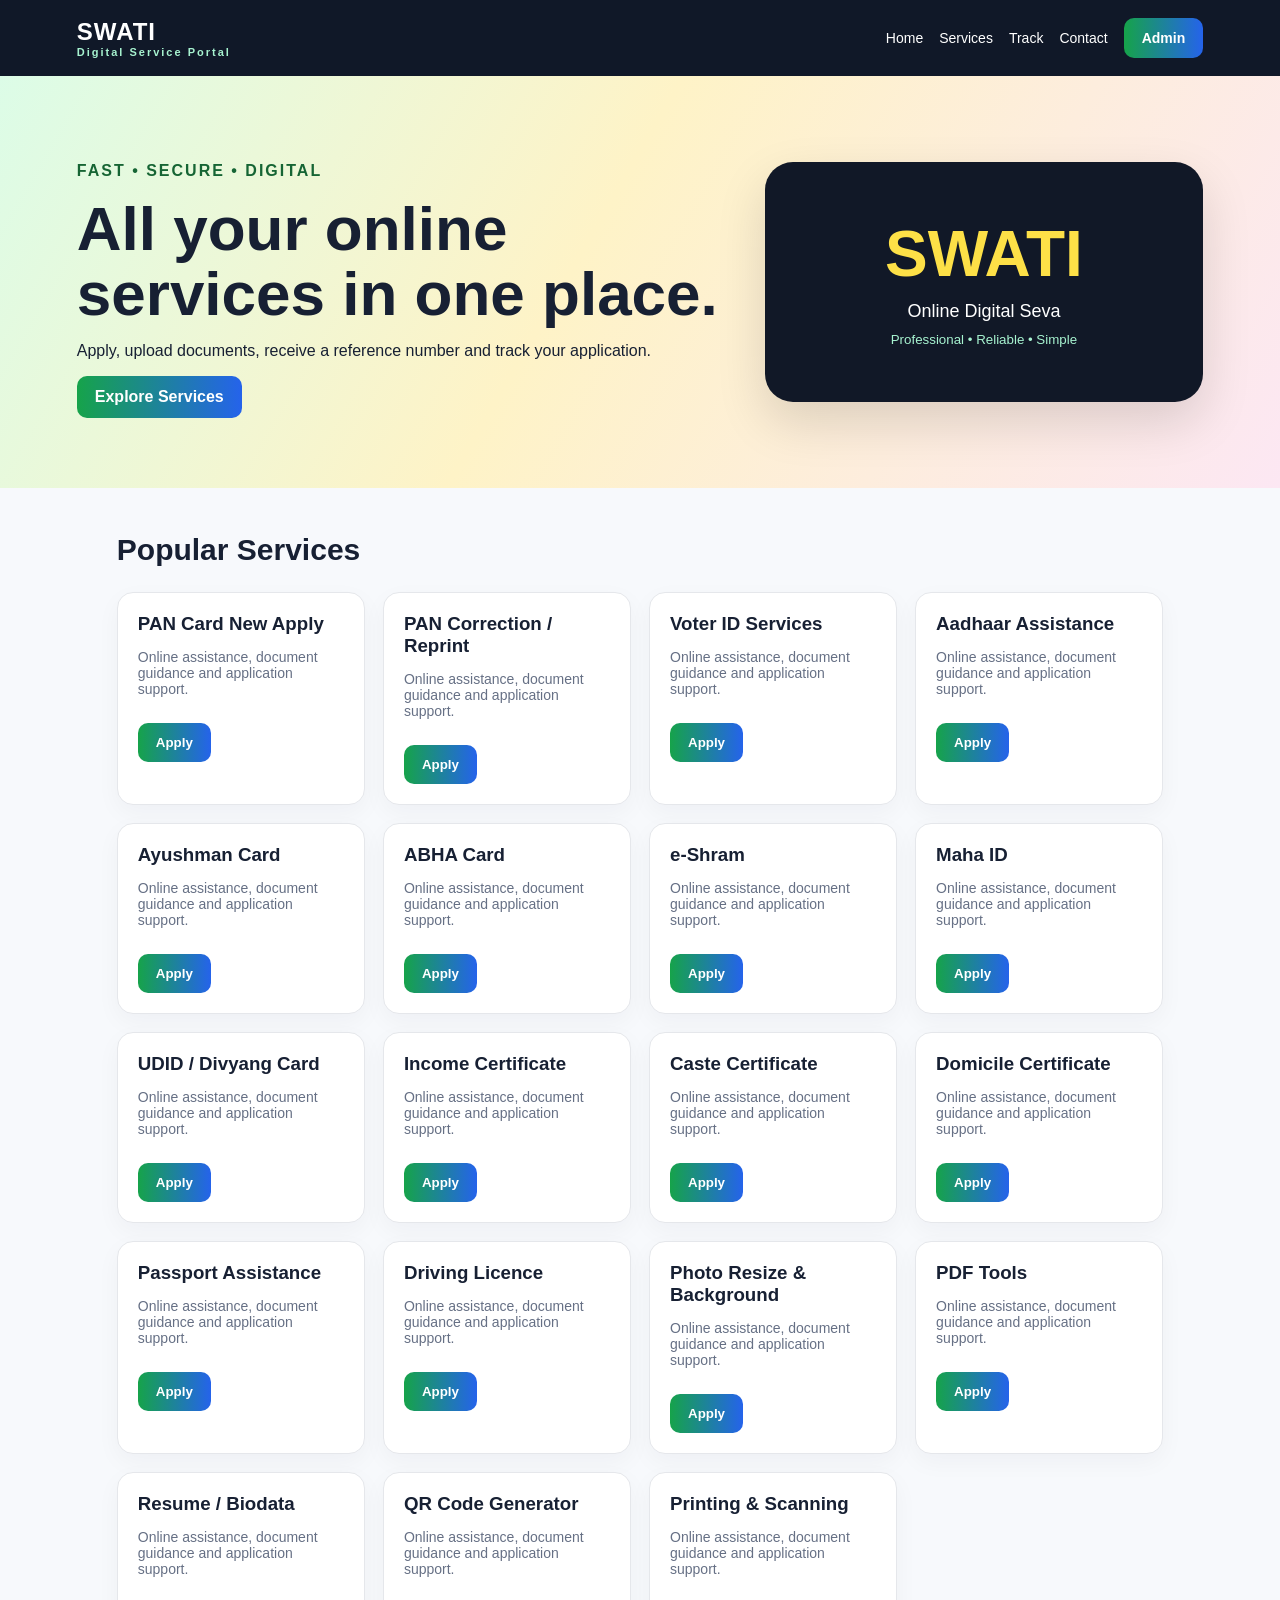
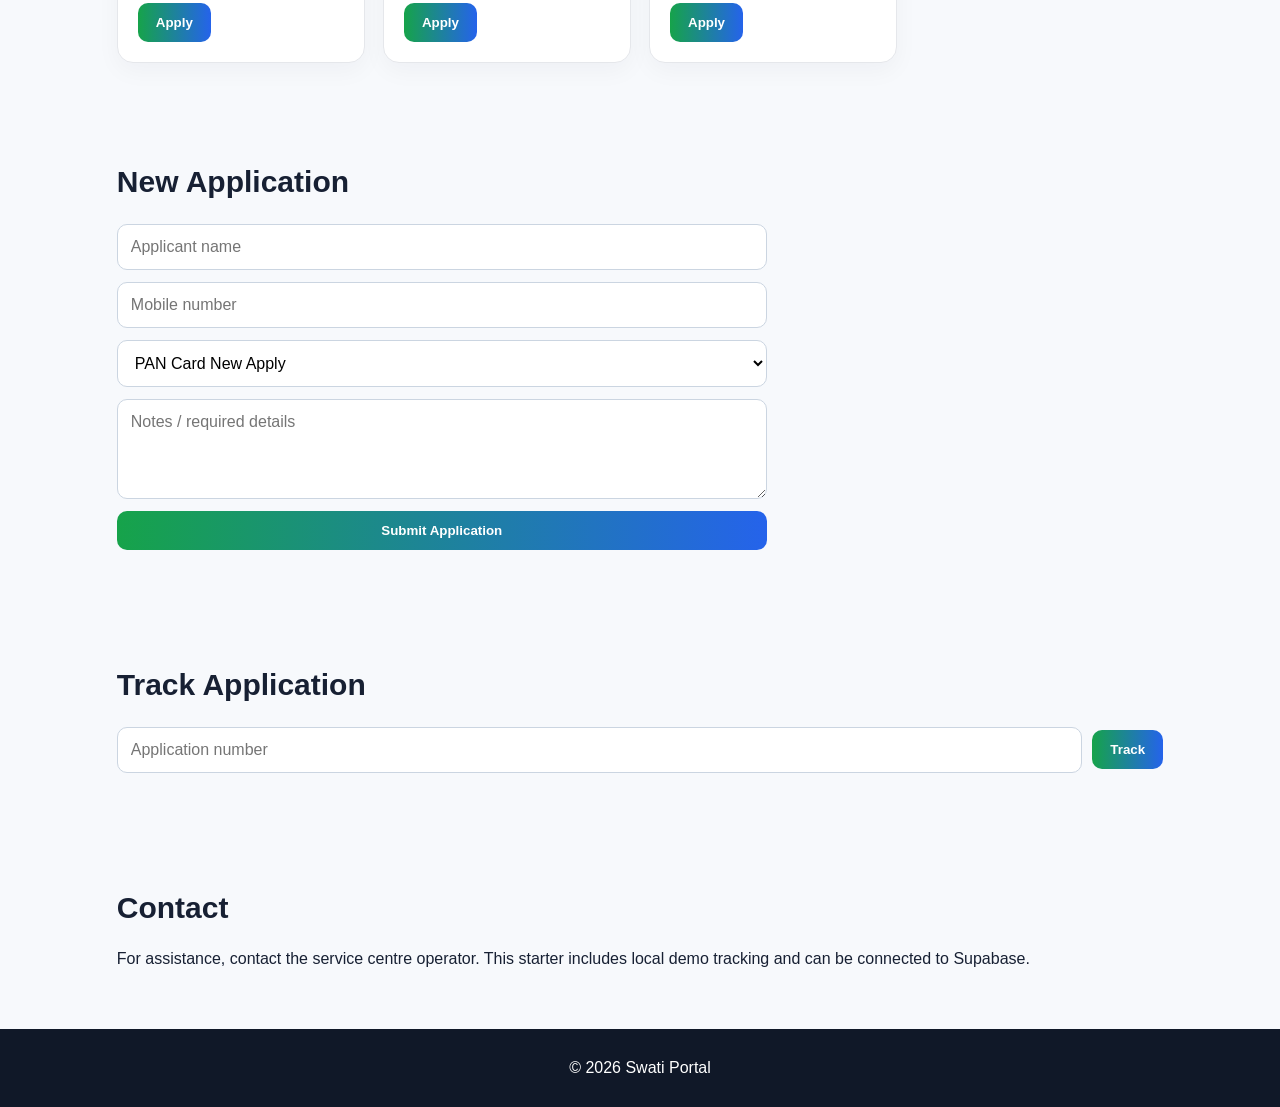
<file: public/index.html>
<!doctype html>
<html lang="en">
<head>
<meta charset="utf-8"><meta name="viewport" content="width=device-width,initial-scale=1">
<title>Swati Portal</title><link rel="stylesheet" href="style.css">
</head>
<body>
<header class="top"><div class="brand">SWATI <span>Digital Service Portal</span></div><nav><a href="#home">Home</a><a href="#services">Services</a><a href="#track">Track</a><a href="#contact">Contact</a><a class="btn" href="admin.html">Admin</a></nav></header>
<main>
<section id="home" class="hero"><div><p class="eyebrow">FAST • SECURE • DIGITAL</p><h1>All your online services in one place.</h1><p>Apply, upload documents, receive a reference number and track your application.</p><a class="btn" href="#services">Explore Services</a></div><div class="hero-card"><b>SWATI</b><span>Online Digital Seva</span><small>Professional • Reliable • Simple</small></div></section>
<section id="services"><h2>Popular Services</h2><div id="serviceGrid" class="grid"></div></section>
<section id="apply" class="panel"><h2>New Application</h2><form id="applicationForm"><input id="appName" required placeholder="Applicant name"><input id="appMobile" required placeholder="Mobile number"><select id="appService" required></select><textarea id="appNote" placeholder="Notes / required details"></textarea><button class="btn" type="submit">Submit Application</button></form><p id="appResult" class="result"></p></section>
<section id="track" class="panel"><h2>Track Application</h2><div class="inline"><input id="trackId" placeholder="Application number"><button class="btn" id="trackBtn">Track</button></div><p id="trackResult" class="result"></p></section>
<section id="contact" class="panel"><h2>Contact</h2><p>For assistance, contact the service centre operator. This starter includes local demo tracking and can be connected to Supabase.</p></section>
</main><footer>© 2026 Swati Portal</footer><script src="app.js"></script>
</body></html>
</file>
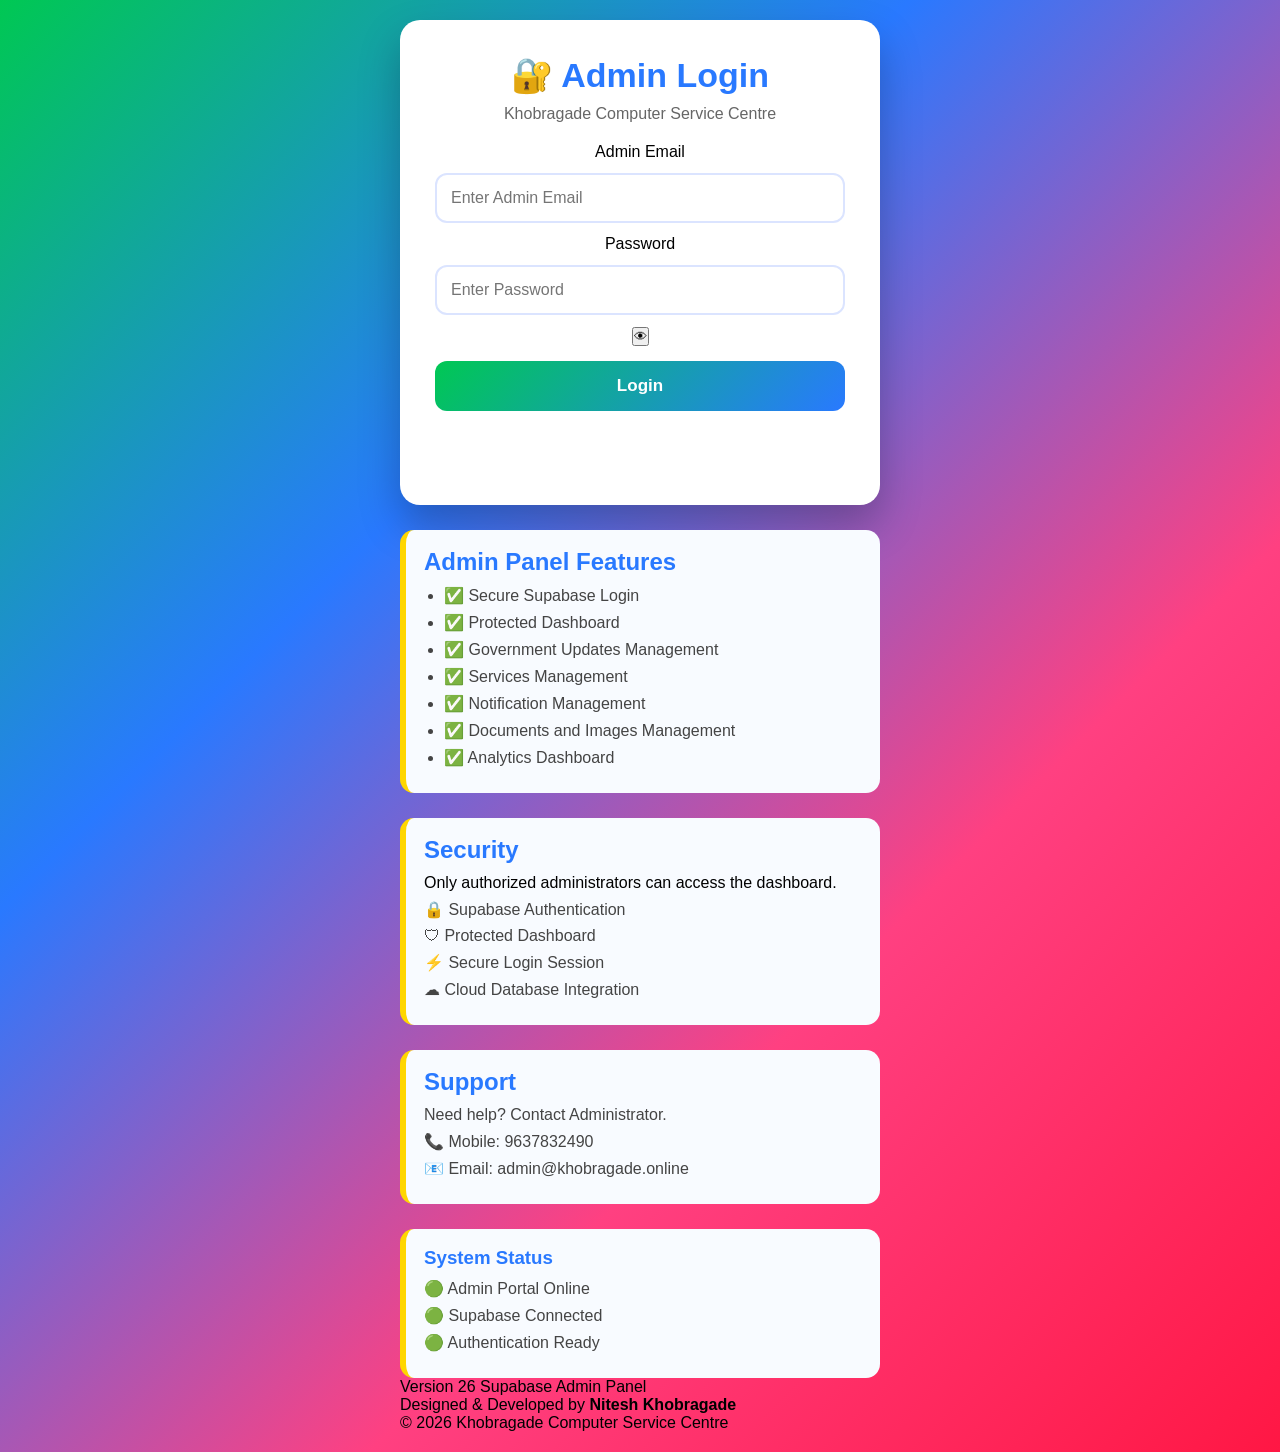
<file: admin.html>
<!DOCTYPE html>
<html lang="en">
<head>
  <meta charset="UTF-8">
  <meta name="viewport" content="width=device-width, initial-scale=1.0">
  <meta http-equiv="refresh" content="0; url=login.html">
  <title>Admin Login</title>
<link rel="icon" href="favicon.ico">
</head>
<body>
  <p>Opening secure admin login… <a href="login.html">Continue</a></p>
</body>
</html>
</file>
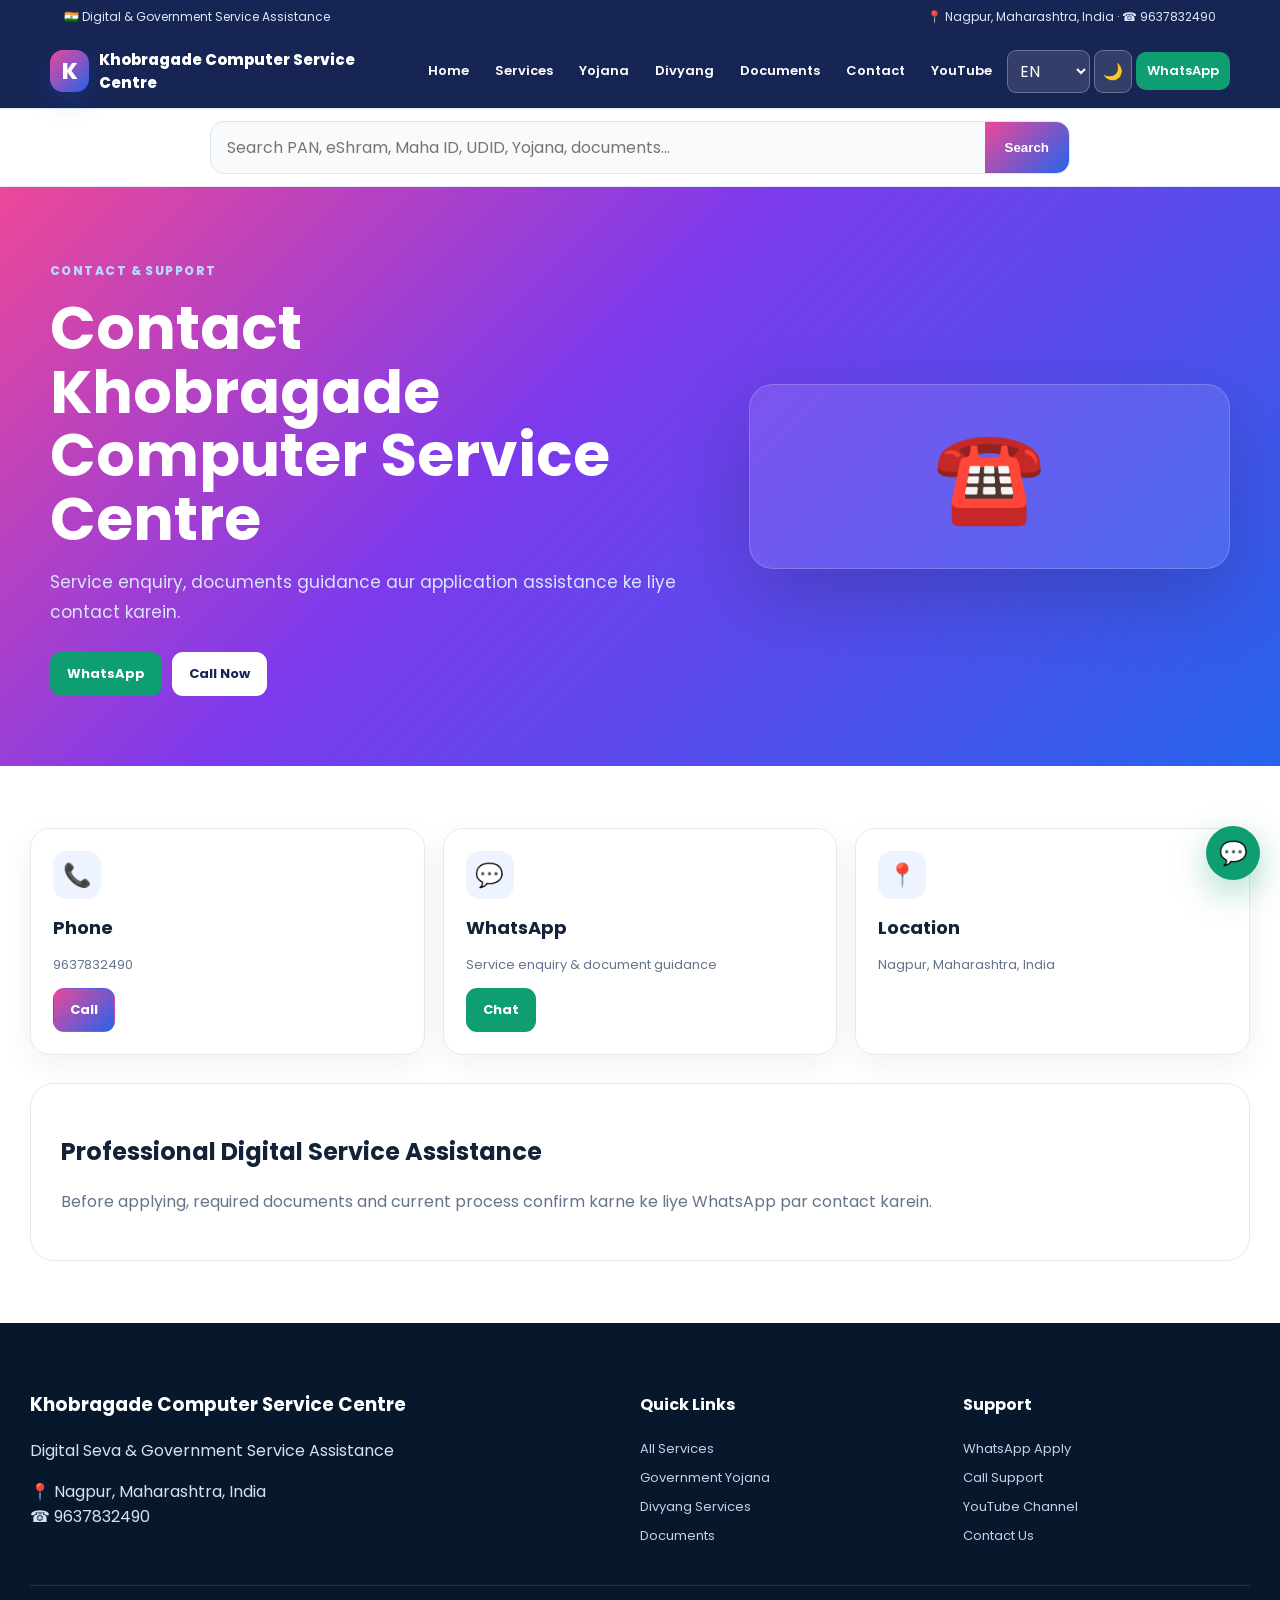
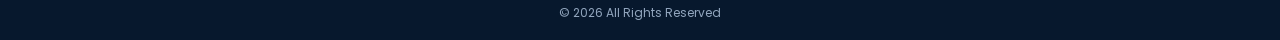
<file: contact.html>
<!doctype html><html lang="hi"><head><meta charset="UTF-8"><meta name="viewport" content="width=device-width,initial-scale=1"><title>Contact | Khobragade Computer Service Centre</title><meta name="description" content="Contact for digital service assistance."><meta name="robots" content="index,follow"><link rel="preconnect" href="https://fonts.googleapis.com"><link rel="preconnect" href="https://fonts.gstatic.com" crossorigin><link href="https://fonts.googleapis.com/css2?family=Poppins:wght@400;500;600;700;800&display=swap" rel="stylesheet"><link rel="stylesheet" href="public.css?v=20260824-supabasefinal1"><link rel="icon" href="favicon.ico">
</head><body data-page='contact'><div id="breakingBar" class="breaking"><b>🔴 IMPORTANT</b> <span id="breakingText"></span></div>
<header class="site-header"><div class="topline"><span id="cmsTopLeftPublic">🇮🇳 Digital & Government Service Assistance</span><span>📍 <span data-address>Nagpur, Maharashtra, India</span> · ☎ <span data-phone>9637832490</span></span></div><div class="nav"><a class="brand" href="index.html"><span class="brand-mark"><img data-logo alt="Logo" hidden><span data-logo-letter>K</span></span><span data-site-name>Khobragade Computer Service Centre</span></a><nav class="nav-links"><a id="navHome" href="index.html">Home</a><a id="navServices" href="services.html">Services</a><a id="navYojana" href="maharashtra.html">Yojana</a><a id="navDivyang" href="divyang.html">Divyang</a><a id="navDocuments" href="documents.html">Documents</a><a id="navContact" href="contact.html">Contact</a><span id="dynamicMenuItems" class="dynamic-menu-items"></span><a id="navYoutube" data-youtube target="_blank">YouTube</a><select id="langSelect" class="nav-select" aria-label="Language"><option value="en">EN</option><option value="hi">हिंदी</option><option value="mr">मराठी</option></select><button id="modeToggle" class="mode-toggle" type="button" aria-label="Dark mode">🌙</button><a id="navWhatsapp" class="nav-cta" data-wa target="_blank">WhatsApp</a></nav></div></header>
<div id="globalSearchSection" class="global-search"><div class="global-search-inner"><div class="global-search-box"><input id="globalSearch" type="search" autocomplete="off" placeholder="Search PAN, eShram, Maha ID, UDID, Yojana, documents..."><button id="globalSearchButton" type="button">Search</button></div><div id="globalSearchResults" class="search-results"></div></div></div><section class="hero"><div class="hero-inner"><div><span class="eyebrow">CONTACT & SUPPORT</span><h1 id="pageHeroTitle">Contact Khobragade Computer Service Centre</h1><p id="pageHeroSubtitle">Service enquiry, documents guidance aur application assistance ke liye contact karein.</p><div class="hero-actions"><a class="btn btn-wa" data-wa target="_blank">WhatsApp</a><a class="btn btn-primary" data-call>Call Now</a></div></div><aside class="hero-panel"><div style="font-size:90px;text-align:center">☎️</div></aside></div></section><section class="section alt"><div class="section-inner"><div class="grid"><article class="pro-card"><div class="card-icon">📞</div><h3>Phone</h3><p data-phone>9637832490</p><a class="btn btn-blue" data-call>Call</a></article><article class="pro-card"><div class="card-icon">💬</div><h3>WhatsApp</h3><p>Service enquiry & document guidance</p><a class="btn btn-wa" data-wa target="_blank">Chat</a></article><article class="pro-card"><div class="card-icon">📍</div><h3>Location</h3><p data-address>Nagpur, Maharashtra, India</p></article></div><div class="about-card" style="margin-top:28px"><h2 id="pageDescription">Professional Digital Service Assistance</h2><p style="color:#64748b">Before applying, required documents and current process confirm karne ke liye WhatsApp par contact karein.</p></div></div></section><div id="customSectionsHost"></div><footer id="siteFooter" class="footer"><div class="footer-grid"><div><h3 data-site-name>Khobragade Computer Service Centre</h3><p data-tagline>Digital Seva & Government Service Assistance</p><p>📍 <span data-address>Nagpur, Maharashtra, India</span><br>☎ <span data-phone>9637832490</span></p></div><div><h4 id="footerQuickTitle">Quick Links</h4><a href="services.html">All Services</a><a href="maharashtra.html">Government Yojana</a><a href="divyang.html">Divyang Services</a><a id="navDocuments" href="documents.html">Documents</a></div><div><h4 id="footerSupportTitle">Support</h4><a data-wa target="_blank">WhatsApp Apply</a><a data-call>Call Support</a><a data-youtube target="_blank">YouTube Channel</a><a href="contact.html">Contact Us</a></div></div><div class="copyright" id="footerText">© 2026 All Rights Reserved</div></footer><a class="floating-wa" data-wa target="_blank">💬</a><script type="module" src="public-page.js"></script><script type="module" src="smart-tools.js?v=20260824-supabasefinal1"></script><script type="module" src="button-manager.js"></script></body></html>
</file>
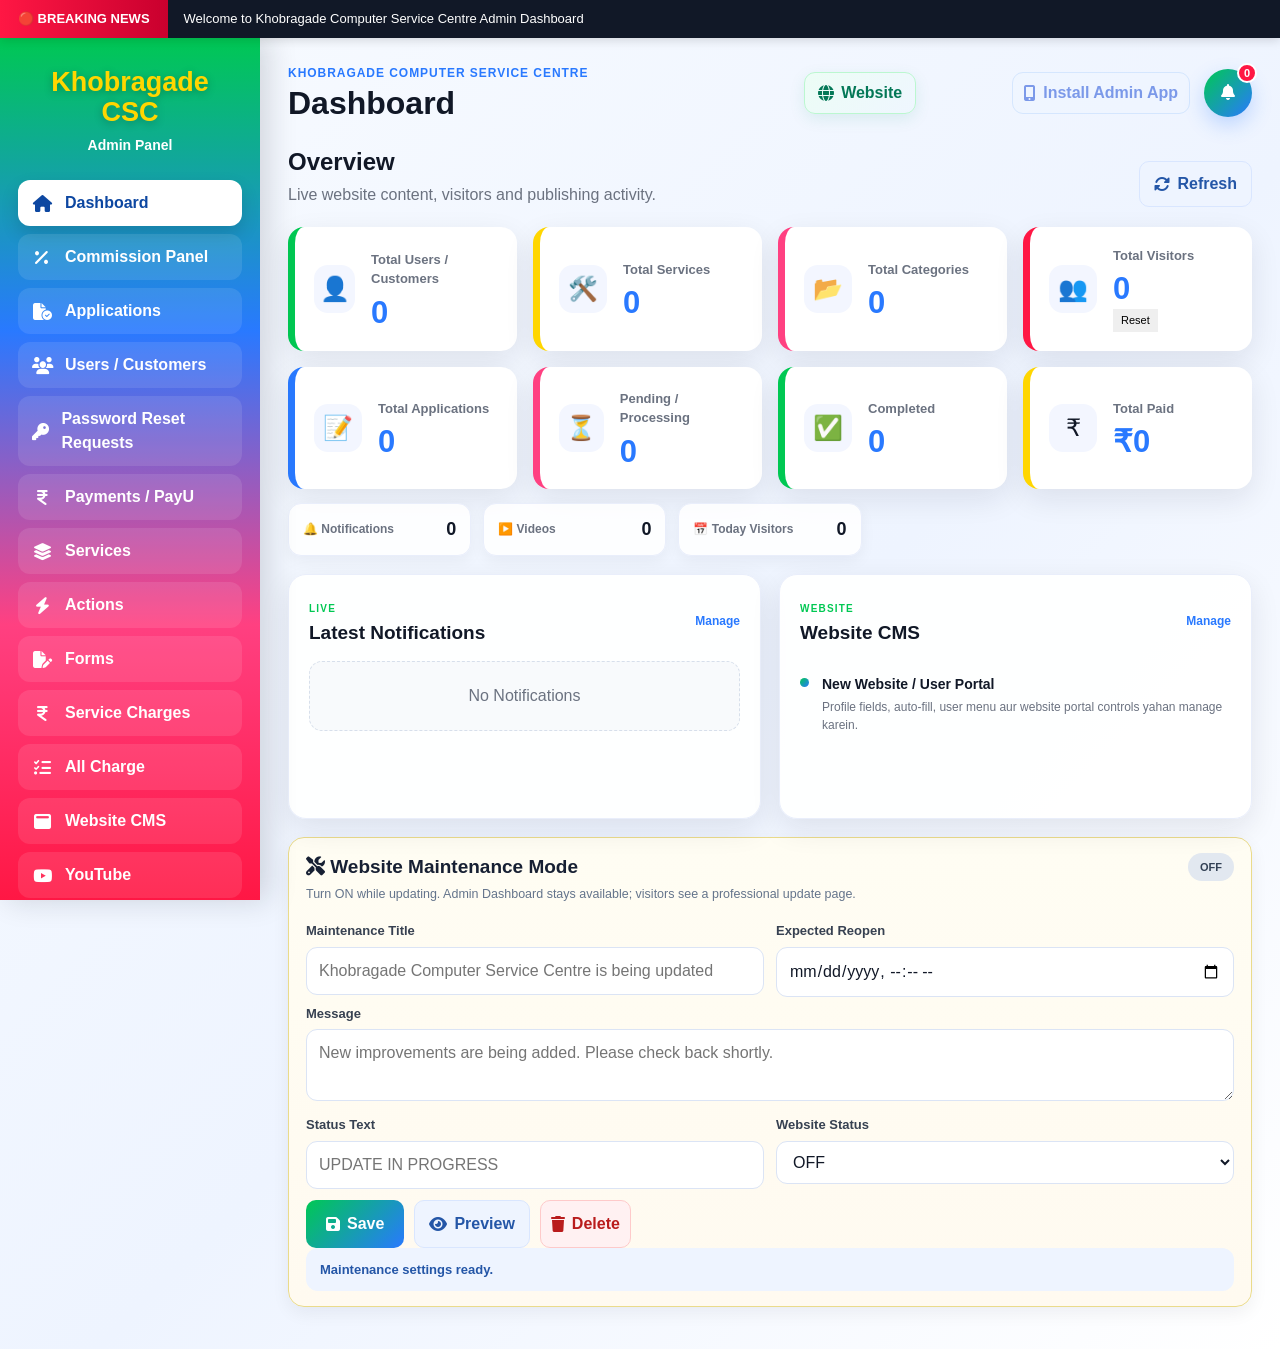
<file: dashboard.html>
<!DOCTYPE html>
<html class="admin-shell-wait" lang="en">
<head>
  <meta charset="UTF-8">
  <meta name="viewport" content="width=device-width, initial-scale=1.0">
  <title>Khobragade CSC Admin Dashboard</title>
  <link rel="stylesheet" href="dashboard.css">
  <style>html.admin-shell-wait body{visibility:hidden}</style>
  <link rel="stylesheet" href="https://cdnjs.cloudflare.com/ajax/libs/font-awesome/6.7.2/css/all.min.css">
<link rel="icon" href="favicon.ico">
<link rel="manifest" href="admin-manifest.webmanifest">
<meta name="theme-color" content="#172554">
<meta name="mobile-web-app-capable" content="yes">
<link rel="apple-touch-icon" href="admin-icon-192.png">
  <link rel="stylesheet" href="commission-admin.css?v=20260825-v25restore">

<style>
.maintenance-mode-card{
  margin:18px 0 4px;
  padding:15px 17px;
  border:1px solid #eadb8b;
  border-radius:16px;
  background:linear-gradient(180deg,#fffdf3 0%,#fffaf0 100%);
  box-shadow:0 6px 18px rgba(15,23,42,.06);
}
.maintenance-card-head{display:flex;justify-content:space-between;align-items:flex-start;gap:14px;margin-bottom:10px}
.maintenance-card-head h2{margin:0 0 4px;font-size:19px;color:#172033}
.maintenance-card-head p{margin:0;color:#64748b;font-size:12.5px}
.maintenance-status-badge{display:inline-flex;align-items:center;justify-content:center;min-width:46px;padding:6px 10px;border-radius:999px;font-weight:900;font-size:11px}
.maintenance-status-badge.off{background:#e2e8f0;color:#334155}
.maintenance-status-badge.on{background:#dcfce7;color:#166534}
.maintenance-mode-card label{margin-top:7px}
.maintenance-mode-card textarea{min-height:62px;resize:vertical}
.maintenance-actions{margin-top:11px}
@media(max-width:720px){
  .maintenance-mode-card{padding:13px}
  .maintenance-card-head h2{font-size:17px}
}
</style>

</head>
<body>

<div class="breaking-news">
  <div class="breaking-label">🔴 BREAKING NEWS</div>
  <div class="breaking-text"><span id="breakingNews">Welcome to Khobragade Computer Service Centre Admin Dashboard</span></div>
</div>

<div class="dashboard">
  <aside class="sidebar">
    <div class="logo">
      <h2>Khobragade CSC</h2>
      <p>Admin Panel</p>
    </div>

    <ul id="sidebarMenu">
      <li class="active" data-page="dashboard"><i class="fa-solid fa-house"></i><span>Dashboard</span></li>
      <li data-page="commissionpanel"><i class="fa-solid fa-percent"></i><span>Commission Panel</span></li>
      <li data-page="applications"><i class="fa-solid fa-file-circle-check"></i><span>Applications</span></li>
      <li data-page="users"><i class="fa-solid fa-users"></i><span>Users / Customers</span></li>
      <li data-page="passwordreset"><i class="fa-solid fa-key"></i><span>Password Reset Requests</span></li>
      <li data-page="payments"><i class="fa-solid fa-indian-rupee-sign"></i><span>Payments / PayU</span></li>
      <li data-page="servicesmanager"><i class="fa-solid fa-layer-group"></i><span>Services</span></li>
      <li data-page="actionsmanager"><i class="fa-solid fa-bolt"></i><span>Actions</span></li>
      <li data-page="formsmanager"><i class="fa-solid fa-file-pen"></i><span>Forms</span></li>
      <li data-page="servicecharges"><i class="fa-solid fa-indian-rupee-sign"></i><span>Service Charges</span></li>
      <li data-page="allcharge"><i class="fa-solid fa-list-check"></i><span>All Charge</span></li>
      <li data-page="userportalcms"><i class="fa-solid fa-window-maximize"></i><span>Website CMS</span></li>
      <li data-page="youtube"><i class="fa-brands fa-youtube"></i><span>YouTube</span></li>
      <li data-page="notifications"><i class="fa-solid fa-bell"></i><span>Notifications</span></li>
      <li data-page="analytics"><i class="fa-solid fa-chart-line"></i><span>Analytics</span></li>
      <li data-page="admineditor"><i class="fa-solid fa-sliders"></i><span>Admin Dashboard CMS</span></li>
      <li data-page="themes"><i class="fa-solid fa-palette"></i><span>Theme Manager</span></li>
      <li data-page="recyclebin"><i class="fa-solid fa-recycle"></i><span>Recycle Bin</span></li>
      <li data-page="settings"><i class="fa-solid fa-gear"></i><span>Portal Settings</span></li>
      <li id="logoutBtn"><i class="fa-solid fa-right-from-bracket"></i><span>Logout</span></li>
    </ul>

    <div class="sidebar-foot">
      <span>Supabase CMS</span>
      <small id="adminIdentity">Administrator</small>
    </div>
  </aside>

  <main class="main-content">
    <header class="topbar">
      <div>
        <p class="eyebrow">Khobragade Computer Service Centre</p>
        <h1 id="topbarTitle">Dashboard</h1>
      </div>
      <div class="top-right">
        <div class="admin-top-actions">
          <a class="admin-website-btn" href="https://9637832490.online/" target="_blank" rel="noopener" title="Open Website"><i class="fa-solid fa-globe"></i><span>Website</span></a>
          <button id="installAdminApp" class="admin-install-mini" type="button" title="Install Admin App"><i class="fa-solid fa-mobile-screen-button"></i><span>Install Admin App</span></button>
        </div>
        <button id="notificationBell" class="icon-button" type="button" aria-label="Notifications">
          <i class="fa-solid fa-bell"></i><span id="notificationCount">0</span>
        </button>
        <div id="notificationDropdown" class="notification-dropdown" style="display:none;">
          <h3>Latest Notifications</h3>
          <div id="notificationDropdownList">No Notifications</div>
        </div>
      </div>
    </header>

    <section id="dashboardPage" class="page active">
      <div class="page-intro">
        <div><h2>Overview</h2><p>Live website content, visitors and publishing activity.</p></div>
        <button class="secondary-btn" type="button" onclick="refreshDashboard()"><i class="fa-solid fa-rotate"></i> Refresh</button>
      </div>

      <div class="dashboard-cards">
        <article class="dashboard-stat-card green"><span class="stat-icon">👤</span><div><p>Total Users / Customers</p><h2 id="totalUsers">0</h2></div></article>
        <article class="dashboard-stat-card yellow"><span class="stat-icon">🛠️</span><div><p>Total Services</p><h2 id="totalServices">0</h2></div></article>
        <article class="dashboard-stat-card pink"><span class="stat-icon">📂</span><div><p>Total Categories</p><h2 id="totalCategories">0</h2></div></article>
        <article class="dashboard-stat-card red"><span class="stat-icon">👥</span><div><p>Total Visitors</p><h2 id="totalVisitors">0</h2><button id="resetVisitorsTopBtn" type="button" style="font-size:11px;padding:3px 8px;margin-top:5px">Reset</button></div></article>
      </div>

      <div class="dashboard-cards portal-stats">
        <article class="dashboard-stat-card blue"><span class="stat-icon">📝</span><div><p>Total Applications</p><h2 id="totalApplications">0</h2></div></article>
        <article class="dashboard-stat-card pink"><span class="stat-icon">⏳</span><div><p>Pending / Processing</p><h2 id="activeApplications">0</h2></div></article>
        <article class="dashboard-stat-card green"><span class="stat-icon">✅</span><div><p>Completed</p><h2 id="completedApplications">0</h2></div></article>
        <article class="dashboard-stat-card yellow"><span class="stat-icon">₹</span><div><p>Total Paid</p><h2 id="totalPaidAmount">₹0</h2></div></article>
      </div>

      <div class="secondary-stats">
        <div><span>🔔 Notifications</span><strong id="totalNotifications">0</strong></div>
        <div><span>▶️ Videos</span><strong id="totalVideos">0</strong></div>
        <div><span>📅 Today Visitors</span><strong id="dashboardTodayVisitors">0</strong></div>
      </div>

      <div class="dashboard-information">
        <article class="dashboard-info-box">
          <div class="box-heading"><div><span class="box-kicker">LIVE</span><h2>Latest Notifications</h2></div><button class="text-button" type="button" onclick="openDashboardPage('notifications')">Manage</button></div>
          <div id="latestNotifications" class="mini-feed"><div class="empty-state">No Notifications</div></div>
        </article>
        <article class="dashboard-info-box">
          <div class="box-heading"><div><span class="box-kicker">WEBSITE</span><h2>Website CMS</h2></div><button class="text-button" type="button" onclick="openDashboardPage('userportalcms')">Manage</button></div>
          <div class="mini-feed"><div class="mini-feed-item"><div class="mini-feed-dot"></div><div><strong>New Website / User Portal</strong><p>Profile fields, auto-fill, user menu aur website portal controls yahan manage karein.</p></div></div></div>
        </article>
      </div>

      <article id="maintenanceModeCard" class="maintenance-mode-card">
        <div class="maintenance-card-head">
          <div>
            <h2><i class="fa-solid fa-screwdriver-wrench"></i> Website Maintenance Mode</h2>
            <p>Turn ON while updating. Admin Dashboard stays available; visitors see a professional update page.</p>
          </div>
          <span id="maintenanceBadge" class="maintenance-status-badge off">OFF</span>
        </div>

        <div class="form-grid two">
          <div>
            <label>Maintenance Title</label>
            <input id="maintenanceTitle" type="text" placeholder="Khobragade Computer Service Centre is being updated">
          </div>
          <div>
            <label>Expected Reopen</label>
            <input id="maintenanceReopen" type="datetime-local">
          </div>
        </div>

        <label>Message</label>
        <textarea id="maintenanceMessage" rows="2" placeholder="New improvements are being added. Please check back shortly."></textarea>

        <div class="form-grid two">
          <div>
            <label>Status Text</label>
            <input id="maintenanceStatusText" type="text" placeholder="UPDATE IN PROGRESS">
          </div>
          <div>
            <label>Website Status</label>
            <select id="maintenanceStatus">
              <option value="off">OFF</option>
              <option value="on">ON</option>
            </select>
          </div>
        </div>

        <div class="settings-actions maintenance-actions">
          <button id="maintenanceSave" class="primary-btn" type="button"><i class="fa-solid fa-floppy-disk"></i> Save</button>
          <button id="maintenancePreview" class="secondary-btn" type="button"><i class="fa-solid fa-eye"></i> Preview</button>
          <button id="maintenanceDelete" class="danger-btn" type="button"><i class="fa-solid fa-trash"></i> Delete</button>
        </div>
        <div id="maintenanceMessageBox" class="settings-message info">Maintenance settings ready.</div>
      </article>

    </section>

    <section id="commissionpanelPage" class="page">
      <div class="page-intro"><div><h2>💸 Commission Panel</h2><p>Selected commission users ke applications, payments aur service-wise discounted charges manage karein.</p></div></div>
      <div class="commission-shell">
        <aside class="commission-side">
          <button class="active" data-commission-tab="applications">Applications</button>
          <button data-commission-tab="users">Users</button>
          <button data-commission-tab="payments">Payments / PayU</button>
          <button data-commission-tab="services">Services</button>
          <button data-commission-tab="ledger">Commission Ledger</button>
        </aside>
        <div class="commission-main">
          <div class="commission-summary">
            <article><small>Commission Users</small><b id="commissionUsersCount">0</b></article>
            <article><small>Commission Applications</small><b id="commissionAppsCount">0</b></article>
            <article><small>Total Commission Benefit</small><b id="commissionBenefitTotal">₹0</b></article>
            <article><small>Paid Commission Orders</small><b id="commissionPaidCount">0</b></article>
          </div>

          <section class="commission-tab active" id="commissionApplicationsTab">
            <div class="box-heading"><div><span class="box-kicker">APPLICATIONS</span><h2>Commission User Applications</h2></div><input id="commissionAppSearch" placeholder="Search application / user"></div>
            <div class="table-wrap"><table class="admin-table"><thead><tr><th>Application</th><th>User</th><th>Service</th><th>Original</th><th>Commission</th><th>Final</th><th>Status</th><th>Payment</th><th>Action</th></tr></thead><tbody id="commissionApplicationsTable"></tbody></table></div>
          </section>

          <section class="commission-tab" id="commissionUsersTab">
            <div class="manager-layout">
              <div class="manager-form">
                <div class="form-title"><span>👤</span><div><h3>Create / Edit Commission User</h3><p>Commission User sirf Admin yahan se create karega. Existing normal users Commission Panel me use nahi honge.</p></div></div>
                <input id="commissionEditUid" type="hidden">
                <label>Full Name</label><input id="commissionFullName">
                <div class="form-grid two"><div><label>Mobile</label><input id="commissionMobile" maxlength="10"></div><div><label>Email</label><input id="commissionEmail" type="email"></div></div>
                <div class="form-grid two"><div><label>Login Password (new user)</label><div class="admin-password-wrap"><input id="commissionPassword" type="password" minlength="6"><button type="button" class="admin-password-eye" data-admin-password-target="commissionPassword">👁</button></div></div><div><label>Commission Code</label><input id="commissionCode" placeholder="AGENT001"></div></div>
                <div class="form-grid three"><div><label>Default Type</label><select id="commissionDefaultType"><option value="fixed">₹ Fixed</option><option value="percent">% Percentage</option></select></div><div><label>Default Commission</label><input id="commissionDefaultValue" type="number" min="0" step="0.01" value="0"></div><div><label>Status</label><select id="commissionUserStatus"><option>Active</option><option>Inactive</option></select></div></div>
                <div class="form-grid two"><div><label>Start Date</label><input id="commissionStartDate" type="date"></div><div><label>End Date (optional)</label><input id="commissionEndDate" type="date"></div></div>
                <div class="settings-actions"><button id="commissionSaveUser" class="primary-btn" type="button">Save Commission User</button><button id="commissionClearUser" class="secondary-btn" type="button">Clear</button></div>
                <div id="commissionUserMessage" class="settings-message info">Ready.</div>
              </div>
              <div class="manager-content"><div class="box-heading"><div><span class="box-kicker">USERS</span><h2>All Commission Users</h2></div><input id="commissionUserSearch" placeholder="Search user"></div><div id="commissionUsersList" class="content-grid"></div></div>
            </div>
          </section>

          <section class="commission-tab" id="commissionPaymentsTab">
            <div class="box-heading"><div><span class="box-kicker">PAYMENTS</span><h2>Commission Payments / PayU</h2></div></div>
            <div class="table-wrap"><table class="admin-table"><thead><tr><th>Transaction</th><th>User</th><th>Application</th><th>Amount</th><th>Status</th><th>Date</th><th>Action</th></tr></thead><tbody id="commissionPaymentsTable"></tbody></table></div>
          </section>

          <section class="commission-tab" id="commissionServicesTab">
            <div class="box-heading"><div><span class="box-kicker">SERVICE COMMISSION</span><h2>Existing Service Charge Commission</h2><p class="field-help">Current Service Charge read-only rahega. Selected Commission User ke liye commission Set / Update / Delete karein. Current Charge → Commission → Final User Charge.</p></div></div>
            <div class="toolbar"><select id="commissionServiceUser"><option value="">Select Commission User</option></select><input id="commissionServiceSearch" placeholder="Search service / action"><button id="commissionSaveRates" class="primary-btn" type="button">Save All Commission Changes</button></div>
            <div id="commissionServiceMessage" class="settings-message info">Commission user select karein.</div>
            <div class="table-wrap"><table class="admin-table"><thead><tr><th>Service</th><th>Action</th><th>Current Charge</th><th>Type</th><th>Commission</th><th>Final Charge</th><th>Active</th><th>Action</th></tr></thead><tbody id="commissionServicesTable"></tbody></table></div>
          </section>

          <section class="commission-tab" id="commissionLedgerTab">
            <div class="box-heading"><div><span class="box-kicker">HISTORY</span><h2>Commission Ledger</h2></div></div>
            <div class="table-wrap"><table class="admin-table"><thead><tr><th>Application</th><th>User</th><th>Service</th><th>Original</th><th>Commission</th><th>Final</th><th>Status</th><th>Action</th></tr></thead><tbody id="commissionLedgerTable"></tbody></table></div>
          </section>
        </div>
      </div>
    </section>

    <section id="admineditorPage" class="page">
      <div class="page-intro"><div><h2>🎛️ Admin Dashboard CMS</h2><p>Admin Dashboard ke menu, Admin pages, buttons aur complete Admin theme ko yahin se manage karein.</p></div></div>
      <div class="admin-editor-tabs">
        <button class="secondary-btn active" type="button" data-ae-tab="menu">☰ Menu Manager</button>
        <button class="secondary-btn" type="button" data-ae-tab="pages">📄 Admin Pages</button>
        <button class="secondary-btn" type="button" data-ae-tab="theme">🎨 Admin Theme</button>
        <button class="secondary-btn" type="button" data-ae-tab="buttons">🔘 Button Manager</button>
      </div>
      <div id="aeMenuPanel" class="admin-editor-panel active">
        <div class="manager-layout">
          <div class="manager-form">
            <div class="form-title"><span>➕</span><div><h3>New Admin Menu</h3><p>Naya menu kisi existing ya custom Admin page ko open karega.</p></div></div>
            <label>Menu Name</label><input id="aeNewMenuName" placeholder="New Menu">
            <label>Icon</label><input id="aeNewMenuIcon" value="fa-solid fa-link" placeholder="fa-solid fa-link">
            <label>Open Page</label><select id="aeNewMenuTarget"></select>
            <div class="form-grid two"><div><label>Order</label><input id="aeNewMenuOrder" type="number" value="180"></div><div><label>Visible</label><select id="aeNewMenuVisible"><option value="true">Show</option><option value="false">Hide</option></select></div></div>
            <div class="settings-actions"><button id="aeAddMenu" class="primary-btn" type="button">Add New Menu</button><button id="aeClearMenu" class="secondary-btn" type="button">Clear</button></div>
          </div>
          <div class="manager-content">
            <div class="box-heading"><div><span class="box-kicker">FULL CONTROL</span><h2>All Admin Menus</h2></div><button id="aeResetMenu" class="secondary-btn" type="button">Reset Original</button></div>
            <p class="field-help">Name, icon, order, page target, Hide/Show, Edit/Update/Delete. Delete item Recycle Bin me jayega.</p>
            <div id="aeMenuList" class="admin-editor-list"></div>
            <div class="settings-actions"><button id="aeSaveMenu" class="primary-btn" type="button">Save / Update Menu</button></div>
          </div>
        </div>
      </div>
      <div id="aePagesPanel" class="admin-editor-panel">
        <div class="manager-layout">
          <div class="manager-form">
            <div class="form-title"><span>📄</span><div><h3>Create / Edit Admin Page</h3><p>Naya Admin page sidebar menu me bhi add ho sakta hai.</p></div></div>
            <label>Page Name</label><input id="aePageName" placeholder="My Admin Page">
            <label>Icon</label><input id="aePageIcon" placeholder="fa-solid fa-star" value="fa-solid fa-file">
            <label>Heading</label><input id="aePageHeading" placeholder="Page Heading">
            <label>Content</label><textarea id="aePageContent" placeholder="Admin page content..."></textarea>
            <div class="form-grid two"><div><label>Order</label><input id="aePageOrder" type="number" value="180"></div><div><label>Visible</label><select id="aePageVisible"><option value="true">Show</option><option value="false">Hide</option></select></div></div>
            <div class="settings-actions"><button id="aeSavePage" class="primary-btn" type="button">Save Admin Page</button><button id="aeClearPage" class="secondary-btn" type="button">Clear</button></div>
          </div>
          <div class="manager-content">
            <h3>Existing + New Admin Pages</h3><p class="field-help">Admin pages ka name/heading, Hide/Show aur order edit karein. Delete Recycle Bin me safe rahega.</p>
            <div id="aePagesList" class="content-grid"></div>
          </div>
        </div>
      </div>
      <div id="aeThemePanel" class="admin-editor-panel">
        <div class="manager-layout">
          <div class="manager-form">
            <div class="form-title"><span>🎨</span><div><h3>Admin Dashboard Theme</h3><p>Public website theme se bilkul alag.</p></div></div>
            <label>Theme Name</label><input id="aeThemeName" value="Original Admin">
            <div class="form-grid three"><div><label>Green</label><input id="aeGreen" type="color" value="#00c853"></div><div><label>Yellow</label><input id="aeYellow" type="color" value="#ffd600"></div><div><label>Pink</label><input id="aePink" type="color" value="#ff4081"></div></div>
            <div class="form-grid three"><div><label>Red</label><input id="aeRed" type="color" value="#ff1744"></div><div><label>Blue</label><input id="aeBlue" type="color" value="#2979ff"></div><div><label>Text</label><input id="aeText" type="color" value="#111827"></div></div>
            <div class="form-grid three"><div><label>Page Background</label><input id="aeBg" type="color" value="#f4f7fc"></div><div><label>Card / Surface</label><input id="aePanel" type="color" value="#ffffff"></div><div><label>Border</label><input id="aeLine" type="color" value="#e5e7eb"></div></div>
            <div class="form-grid three"><div><label>Sidebar Start</label><input id="aeSide1" type="color" value="#00c853"></div><div><label>Sidebar End</label><input id="aeSide2" type="color" value="#ff1744"></div><div><label>Menu Text</label><input id="aeMenuText" type="color" value="#ffffff"></div></div>
            <div class="form-grid two"><div><label>Card Radius</label><input id="aeRadius" type="number" min="0" max="40" value="18"></div><div><label>Sidebar Width</label><input id="aeSidebarWidth" type="number" min="210" max="360" value="260"></div></div>
            <div class="settings-actions"><button id="aePreviewTheme" class="secondary-btn" type="button">Preview</button><button id="aeSaveTheme" class="primary-btn" type="button">Save & Apply</button><button id="aeResetTheme" class="secondary-btn" type="button">Original Theme</button></div>
          </div>
          <div class="manager-content"><h3>Saved Admin Themes</h3><p class="field-help">Create, Edit, Update, Apply aur Delete. Delete theme Recycle Bin me jayegi.</p><div id="aeThemeList" class="content-grid"></div></div>
        </div>
      </div>
      <div id="aeButtonsPanel" class="admin-editor-panel">
        <div id="bmPanel" class="manager-layout">
          <div class="manager-form">
            <div class="form-title"><span>🔘</span><div><h3>Add / Edit Button</h3><p>Admin Dashboard aur new website/portal ke page par button lagayein.</p></div></div>
            <label>Button Text</label><input id="bmText" placeholder="Website">
            <label>Icon Class</label><input id="bmIcon" value="fa-solid fa-link" placeholder="fa-solid fa-globe">
            <label>Button Link / URL</label><input id="bmUrl" placeholder="https://9637832490.online/">
            <div class="form-grid two"><div><label>Show On</label><select id="bmArea"><option value="admin">Admin Dashboard</option><option value="public">Website / User Portal</option></select></div><div><label>Page</label><select id="bmPage"></select></div></div>
            <div class="form-grid two"><div><label>Position</label><select id="bmPosition"></select></div><div><label>Open</label><select id="bmTarget"><option value="_blank">New Tab</option><option value="_self">Same Window</option></select></div></div>
            <div class="form-grid two"><div><label>Order</label><input id="bmOrder" type="number" value="50"></div><div><label>Visible</label><select id="bmVisible"><option value="true">Show</option><option value="false">Hide</option></select></div></div>
            <div class="form-grid two"><div><label>Button Color</label><input id="bmBg" type="color" value="#2979ff"></div><div><label>Text Color</label><input id="bmTextColor" type="color" value="#ffffff"></div></div>
            <div class="form-grid two"><div><label>Roundness</label><input id="bmRadius" type="number" min="0" max="50" value="12"></div><div><label>Text Size</label><input id="bmFontSize" type="number" min="10" max="28" value="15"></div></div>
            <div class="settings-actions"><button id="bmSave" class="primary-btn" type="button">Add Button</button><button id="bmClear" class="secondary-btn" type="button">Clear</button></div>
            <div id="bmMessage" class="settings-message info">Button Manager ready.</div>
          </div>
          <div class="manager-content"><div class="box-heading"><div><span class="box-kicker">TOTAL CONTROL</span><h2>All Buttons — Existing + New</h2></div></div><p class="field-help">Existing + naye custom buttons. Edit/Update/Delete-Hide/Restore, position, link, color aur visibility control.</p><div id="bmList" class="content-grid"></div></div>
        </div>
      </div>
      <div id="aeMessage" class="settings-message info">Admin Editor ready.</div>
    </section>

    <section id="updatesPage" class="page">
      <div class="page-intro"><div><h2>📢 Government Updates</h2><p>Publish new CSC and government updates directly to the website.</p></div></div>
      <div class="manager-layout">
        <div class="manager-form update-form">
          <div class="form-title"><span>📝</span><div><h3>Create / Edit Update</h3><p>Published updates can appear on the public homepage.</p></div></div>
          <label>Update Title</label><input type="text" id="updateTitle" placeholder="Update Title">
          <label>Description</label><textarea id="updateDescription" placeholder="Update Description"></textarea>
          <div class="form-grid two">
            <div><label>Category</label><select id="updateCategory"><option>Government Update</option><option>Maha ID</option><option>Ayushman Card</option><option>PAN Card</option><option>Divyang</option><option>Scholarship</option><option>Agriculture</option></select></div>
            <div><label>Status</label><select id="updateStatus"><option>Published</option><option>Draft</option></select></div>
          </div>
          <label class="check-row"><input type="checkbox" id="updateFeatured"> <span>Show as Featured Update on homepage</span></label>
          <button id="saveUpdate" class="primary-btn" type="button">Save Update</button>
        </div>
        <div class="manager-content">
          <div class="toolbar"><input type="search" id="updateSearch" placeholder="🔍 Search updates..."><select id="updateStatusFilter"><option value="all">All Status</option><option>Published</option><option>Draft</option></select></div>
          <div id="updatesList" class="content-grid">No Updates Available</div>
        </div>
      </div>
    </section>

    <section id="servicesPage" class="page">
      <div class="page-intro"><div><h2>🛠 Services Management</h2><p>Add complete CSC services and control what appears on your website.</p></div></div>
      <div class="manager-layout">
        <div class="manager-form service-form">
          <div class="form-title"><span>🛠️</span><div><h3>Service Details</h3><p>Add, edit, publish or feature a service.</p></div></div>
          <label>Service Name (English / Default)</label><input type="text" id="serviceName" placeholder="Service Name">
<div class="form-grid two"><div><label>Service Name (Hindi)</label><input type="text" id="serviceNameHI" placeholder="हिंदी नाम"></div><div><label>Service Name (Marathi)</label><input type="text" id="serviceNameMR" placeholder="मराठी नाव"></div></div>
          <label>Description (English / Default)</label><textarea id="serviceDescription" placeholder="Service Description"></textarea>
<div class="form-grid two"><div><label>Description (Hindi)</label><textarea id="serviceDescriptionHI" placeholder="हिंदी विवरण"></textarea></div><div><label>Description (Marathi)</label><textarea id="serviceDescriptionMR" placeholder="मराठी माहिती"></textarea></div></div>
          <div class="form-grid two">
            <div><label>Category</label><select id="serviceCategory"><option>Government</option><option>Aadhaar OTP Based</option><option>PAN Card</option><option>Voter ID</option><option>Ayushman</option><option>ABHA</option><option>Labour</option><option>Maha ID</option><option>Certificates</option><option>RTO</option><option>Passport</option><option>Agriculture</option><option>Scholarship</option><option>Banking</option><option>Bill Payment</option><option>Online Service</option><option>Divyang</option><option>Yojana - Women</option><option>Yojana - Education</option><option>Yojana - Farmer</option><option>Yojana - Social Welfare</option><option>Yojana - Senior Citizen</option><option>Yojana - Divyang</option><option>Yojana - Health</option><option>Yojana - Housing</option><option>Yojana - Employment</option><option>Yojana - Labour</option><option>Yojana - Food</option><option>Yojana - Digital Maharashtra</option></select></div>
            <div><label>Icon</label><input type="text" id="serviceIcon" placeholder="📄"></div>
          </div>
          <div class="form-grid two">
            <div><label>Publish Status</label><select id="serviceStatus"><option>Published</option><option>Draft</option></select></div>
            <div><label>Service Availability</label><select id="serviceAvailability"><option>Available</option><option>Unavailable</option><option>Coming Soon</option></select></div>
            <div><label>Open Target</label><select id="serviceTarget"><option value="_self">Same Window</option><option value="_blank">New Tab</option></select></div>
            <label class="check-row standalone"><input type="checkbox" id="serviceFeatured"><span>Featured Service</span></label>
          </div>
          <button id="saveService" class="primary-btn" type="button">Save Service</button><button id="loadDefaultCatalog" class="secondary-btn" type="button" style="margin-top:10px;width:100%">⚡ Load Complete CSC + Yojana + Divyang Catalog</button>
        </div>
        <div class="manager-content">
          <div class="toolbar triple"><input type="search" id="serviceSearch" placeholder="🔍 Search services..."><select id="serviceCategoryFilter"><option value="all">All Categories</option></select><select id="serviceStatusFilter"><option value="all">All Publish Status</option><option>Published</option><option>Draft</option></select><select id="serviceAvailabilityFilter"><option value="all">All Availability</option><option>Available</option><option>Unavailable</option><option>Coming Soon</option></select></div>
          <div id="servicesList" class="content-grid">No Services Available</div>
        </div>
      </div>
    </section>

    <section id="categoriesPage" class="page">
      <div class="page-intro"><div><h2>📂 Service Categories</h2><p>New User Portal ke services ko professional categories me organize karein.</p></div></div>
      <div class="compact-manager">
        <div class="manager-form category-form"><label>Category Name</label><div class="inline-form"><input type="text" id="categoryName" placeholder="Category Name"><button id="saveCategory" class="primary-btn" type="button">Save Category</button></div></div>
        <div class="toolbar"><input type="search" id="categorySearch" placeholder="🔍 Search categories..."></div>
        <div id="categoriesList" class="category-list">No Categories Available</div>
      </div>
    </section>

    <section id="notificationsPage" class="page">
      <div class="page-intro"><div><h2>🔔 Notifications</h2><p>Create breaking news, popup and normal notices for the public website.</p></div></div>
      <div class="manager-layout">
        <div class="manager-form notification-form">
          <label>Notification Title</label><input type="text" id="notificationTitle" placeholder="Notification Title">
          <label>Description</label><textarea id="notificationDescription" placeholder="Notification Description"></textarea>
          <div class="form-grid two">
            <div><label>Type</label><select id="notificationType"><option value="breaking">Breaking News</option><option value="popup">Popup Notification</option><option value="normal">Normal Notification</option></select></div>
            <div><label>Priority</label><select id="notificationPriority"><option value="High">High</option><option value="Medium">Medium</option><option value="Low">Low</option></select></div>
          </div>
          <div class="form-grid two">
            <div><label>Status</label><select id="notificationStatus"><option>Published</option><option>Draft</option></select></div>
            <div><label>Audience Target</label><select id="notificationAudience"><option value="all">Everyone</option><option value="guest">Login / Register Page Only</option><option value="members">Logged-in Users Only</option></select></div>
          </div>
          <div class="form-grid two">
            <div><label>Action / Link URL (Optional)</label><input type="url" id="notificationLink" placeholder="https://... or portal page"></div>
            <div><label>Link Target</label><select id="notificationTarget"><option value="_self">Same Window</option><option value="_blank">New Tab</option></select></div>
          </div>
          <div class="form-grid two">
            <div><label>Notification Image</label><input type="file" id="notificationImageFile" accept="image/*"></div>
            <div><label>Or Image URL</label><input type="url" id="notificationImageUrl" placeholder="https://..."></div>
          </div>
          <p class="field-help">Breaking, Normal aur Popup tino me image optional hai. Popup image full-screen responsive dikhegi.</p>
          <button id="saveNotification" class="primary-btn" type="button">Publish Notification</button>
          <div id="notificationPreview" class="preview-box"><h2>👁 Live Preview</h2><p>Notification Preview will appear here...</p></div>
        </div>
        <div class="manager-content">
          <div class="toolbar"><input type="search" id="notificationSearch" placeholder="🔍 Search notifications..."><select id="notificationTypeFilter"><option value="all">All Types</option><option value="breaking">Breaking</option><option value="popup">Popup</option><option value="normal">Normal</option></select></div>
          <div class="quick-actions"><button id="publishAll" type="button">🚀 Publish All</button><button id="deleteAll" class="danger-btn" type="button">🗑 Delete All</button><button id="refreshNotifications" class="secondary-btn" type="button">🔄 Refresh</button></div><div class="notification-summary"><div><span>Total</span><strong id="notificationModuleTotal">0</strong></div><div><span>Published</span><strong id="publishedNotifications">0</strong></div><div><span>Draft</span><strong id="draftNotifications">0</strong></div></div>
          <div id="notificationList" class="content-grid">No Notifications Available</div>
        </div>
      </div>
    </section>

    <section id="analyticsPage" class="page">
      <div class="page-intro"><div><h2>📊 Analytics</h2><p>Visitor chart and live content statistics from Supabase.</p></div><button class="secondary-btn" type="button" onclick="refreshAnalytics()">Refresh Analytics</button></div>
      <div class="analytics-cards">
        <div class="analytics-card"><span>👥</span><p>Total Visitors</p><h2 id="analyticsVisitors">0</h2><button id="resetVisitorsAnalyticsBtn" type="button" style="font-size:11px;padding:3px 8px;margin-top:5px">Reset</button></div>
        <div class="analytics-card"><span>📅</span><p>Today Visitors</p><h2 id="todayVisitors">0</h2></div>
        <div class="analytics-card"><span>📢</span><p>Total Updates</p><h2 id="analyticsUpdates">0</h2></div>
        <div class="analytics-card"><span>🛠️</span><p>Total Services</p><h2 id="analyticsServices">0</h2></div>
        <div class="analytics-card"><span>📂</span><p>Categories</p><h2 id="analyticsCategories">0</h2></div>
        <div class="analytics-card"><span>🔔</span><p>Notifications</p><h2 id="analyticsNotifications">0</h2></div>
        <div class="analytics-card"><span>💬</span><p>WhatsApp Clicks</p><h2 id="analyticsWhatsappClicks">0</h2></div>
        <div class="analytics-card"><span>⭐</span><p>Tracked Services</p><h2 id="analyticsTrackedServices">0</h2></div>
      </div>
      <div class="analytics-panel"><div class="box-heading"><div><span class="box-kicker">LAST 14 DAYS</span><h2>Visitor Trend</h2></div></div><div id="visitorResetMessage" class="settings-message info">Reset removes old visitor totals/daily visitor history only. Other analytics stay safe.</div><canvas id="visitorChart"></canvas></div>
      <div class="analytics-panel"><h2>Top Services / WhatsApp Apply</h2><div id="serviceAnalyticsData">Service analytics loading...</div></div>
      <div class="analytics-panel"><h2>Website Statistics</h2><div id="analyticsData">Analytics Loading...</div></div>
    </section>


    <section id="seoPage" class="page">
      <div class="page-intro"><div><h2>🔎 SEO Manager</h2><p>Google title, description, keywords aur social share image page-wise manage karein.</p></div></div>
      <div class="manager-layout">
        <div class="manager-form">
          <label>Page</label>
          <select id="seoPageSelect"><option value="home">Home</option><option value="services">Services</option><option value="yojana">Yojana</option><option value="divyang">Divyang</option><option value="documents">Documents</option><option value="contact">Contact</option></select>
          <label>SEO Title</label><input id="seoTitle" type="text" maxlength="70" placeholder="Page title for Google">
          <label>Meta Description</label><textarea id="seoDescription" maxlength="180" placeholder="Short description for Google"></textarea>
          <label>Keywords</label><input id="seoKeywords" type="text" placeholder="PAN, Maha ID, Divyang, CSC...">
          <label>Social Share Image URL</label><input id="seoImage" type="url" placeholder="Cloudinary image URL">
          <label>Canonical URL (optional)</label><input id="seoCanonical" type="url" placeholder="https://9637832490.online/...">
          <div class="settings-actions"><button id="saveSeo" class="primary-btn" type="button">Save SEO</button><button id="resetSeoForm" class="secondary-btn" type="button">Reset Form</button></div>
          <div id="seoMessage" class="settings-message info">SEO Manager ready.</div>
        </div>
        <div class="manager-content">
          <div id="seoList" class="content-grid"><div class="empty-state">SEO settings loading...</div></div>
        </div>
      </div>
    </section>

    <section id="imagesPage" class="page">
      <div class="page-intro"><div><h2>🖼️ Images Manager</h2><p>Upload to Cloudinary Storage or add an external image URL.</p></div></div>
      <div class="manager-form image-form horizontal-form">
        <input type="text" id="imageTitle" placeholder="Image Title">
        <select id="imageCategory"><option>Gallery</option><option>Header Logo</option><option>Home Banner</option><option>Services Banner</option><option>Yojana Banner</option><option>Divyang Banner</option><option>Documents Banner</option><option>Contact Banner</option><option>Service</option><option>Update</option><option>Other</option></select>
        <input type="file" id="imageUpload" accept="image/*">
        <input type="url" id="imageUrl" placeholder="Or paste Image URL">
        <button id="uploadImage" class="primary-btn" type="button">Upload / Add Image</button>
      </div>
      <div class="toolbar"><input type="search" id="searchImage" placeholder="🔍 Search images..."><button id="searchImageBtn" class="secondary-btn" type="button">Search</button></div>
      <div id="imagesList" class="images-grid"></div>
    </section>

    <section id="documentsPage" class="page">
      <div class="page-intro"><div><h2>📄 Documents Manager</h2><p>Central document library for forms and public downloads.</p></div></div>
      <div class="manager-form document-form horizontal-form">
        <input type="text" id="documentTitle" placeholder="Document Title">
        <select id="documentCategory"><option>Government</option><option>PAN Card</option><option>Aadhaar OTP Based</option><option>Ayushman</option><option>Maha ID</option><option>Divyang</option><option>Other</option></select>
        <input type="file" id="documentFile" accept=".pdf,.doc,.docx,.jpg,.jpeg,.png">
        <input type="url" id="documentUrl" placeholder="Or paste Document URL">
        <button id="uploadDocument" class="primary-btn" type="button">Upload / Add Document</button>
      </div>
      <div class="toolbar"><input type="search" id="documentSearch" placeholder="🔍 Search documents..."><select id="documentCategoryFilter"><option value="all">All Categories</option><option>Government</option><option>PAN Card</option><option>Aadhaar OTP Based</option><option>Ayushman</option><option>Maha ID</option><option>Divyang</option><option>Other</option></select></div>
      <div id="documentsList">No Documents Available</div><div class="dashboard-info-box" style="margin-top:24px"><div class="box-heading"><div><span class="box-kicker">EDITABLE</span><h2>Document Checklists</h2></div></div><p>Public Documents page ki list Add / Edit / Update / Delete karein.</p><div class="manager-layout"><div class="manager-form checklist-form"><label>Checklist Title</label><input id="checklistTitle" type="text"><label>Category</label><input id="checklistCategory" type="text"><label>Documents (one per line)</label><textarea id="checklistItems"></textarea><label>Status</label><select id="checklistStatus"><option>Published</option><option>Draft</option></select><button id="saveChecklist" class="primary-btn" type="button">Save Checklist</button></div><div class="manager-content"><div id="checklistsList" class="content-grid"><div class="empty-state">No editable checklists.</div></div></div></div></div>
    </section>

    <section id="youtubePage" class="page">
      <div class="page-intro"><div><h2>▶️ YouTube Manager</h2><p>Publish YouTube videos to the public website from one place.</p></div></div>
      <div class="manager-layout">
        <div class="manager-form youtube-form">
          <label>Video Title</label><input type="text" id="youtubeTitle" placeholder="Video Title">
          <label>YouTube Link</label><input type="url" id="youtubeLink" placeholder="https://youtube.com/....">
          <label>Description</label><textarea id="youtubeDescription" placeholder="Video Description"></textarea>
          <div class="form-grid two"><div><label>Status</label><select id="youtubeStatus"><option>Published</option><option>Draft</option></select></div><div><label>Open Target</label><select id="youtubeTarget"><option value="_blank">New Tab</option><option value="_self">Same Window</option></select></div></div>
          <button id="saveYoutube" class="primary-btn" type="button">Save Video</button>
        </div>
        <div class="manager-content"><div class="toolbar"><input type="search" id="youtubeSearch" placeholder="🔍 Search videos..."></div><div id="youtubeList" class="youtube-grid">No Videos Available</div></div>
      </div>
    </section>


    
    <section id="pagesPage" class="page">
      <div class="page-intro"><div><h2>📝 Website Pages</h2><p>Public website ke pages ko yahin se Edit / Update / Clear karein.</p></div></div>

      <div id="publicPagesList" class="website-pages-grid">
        <article class="website-page-card"><div><h3>🏠 Home</h3><p>Homepage title, subtitle aur details.</p></div><div class="card-actions"><button class="action-btn edit edit-public-page" data-key="home">✏️ Edit / Update</button><button class="action-btn delete clear-public-page" data-key="home">🗑 Clear</button></div></article>
        <article class="website-page-card"><div><h3>🛠️ Services</h3><p>Services page heading aur details.</p></div><div class="card-actions"><button class="action-btn edit edit-public-page" data-key="services">✏️ Edit / Update</button><button class="action-btn delete clear-public-page" data-key="services">🗑 Clear</button></div></article>
        <article class="website-page-card"><div><h3>🏛️ Yojana</h3><p>Government Yojana page heading aur details.</p></div><div class="card-actions"><button class="action-btn edit edit-public-page" data-key="yojana">✏️ Edit / Update</button><button class="action-btn delete clear-public-page" data-key="yojana">🗑 Clear</button></div></article>
        <article class="website-page-card"><div><h3>♿ Divyang</h3><p>Divyang page heading aur details.</p></div><div class="card-actions"><button class="action-btn edit edit-public-page" data-key="divyang">✏️ Edit / Update</button><button class="action-btn delete clear-public-page" data-key="divyang">🗑 Clear</button></div></article>
        <article class="website-page-card"><div><h3>📄 Documents</h3><p>Documents page heading aur details.</p></div><div class="card-actions"><button class="action-btn edit edit-public-page" data-key="documents">✏️ Edit / Update</button><button class="action-btn delete clear-public-page" data-key="documents">🗑 Clear</button></div></article>
        <article class="website-page-card"><div><h3>☎️ Contact</h3><p>Contact page heading aur details.</p></div><div class="card-actions"><button class="action-btn edit edit-public-page" data-key="contact">✏️ Edit / Update</button><button class="action-btn delete clear-public-page" data-key="contact">🗑 Clear</button></div></article>
      </div>

      <div class="manager-layout" style="margin-top:22px">
        <div class="manager-form">
          <h3 id="pageEditorHeading">Edit Home Page</h3>
          <label>Select Public Page</label>
          <select id="pageKey"><option value="home">Home</option><option value="services">Services</option><option value="yojana">Yojana</option><option value="divyang">Divyang</option><option value="documents">Documents</option><option value="contact">Contact</option></select>
          <label>Page Title</label><input id="pageTitle" type="text" placeholder="Page title">
          <label>Subtitle</label><textarea id="pageSubtitle" placeholder="Page subtitle"></textarea>
          <label>Description / Details</label><textarea id="pageDescriptionAdmin" placeholder="Page details"></textarea>
          <label>Status</label><select id="pageStatus"><option>Published</option><option>Draft</option></select>
          <div class="settings-actions"><button id="savePageContent" class="primary-btn" type="button">Update Page</button><button id="deletePageContent" class="danger-btn" type="button">Delete / Clear Custom Content</button></div>
          <div id="pageManagerMessage" class="settings-message info">Page select karke edit karein.</div>
        </div>
        <div class="manager-content">
          <div class="dashboard-info-box">
            <h3>Content Control</h3>
            <p><b>Notification:</b> Notifications module</p>
            <p><b>Services / Yojana / Divyang cards:</b> Services module</p>
            <p><b>Documents:</b> Documents module</p>
            <p><b>YouTube videos:</b> YouTube module</p>
            <p><b>Phone / WhatsApp / address:</b> Settings module</p>
          </div>
        </div>
      </div>
    </section>


    <section id="sitebuilderPage" class="page">
      <div class="page-intro"><div><h2>🧩 Full Website CMS</h2><p>Header, menu bar, Home sections, footer, colors, visibility aur custom sections manage karein.</p></div></div>
      <div class="dashboard-information cms-summary">
        <article class="dashboard-info-box"><h3>🌐 Global Website</h3><p>Menu labels, top bar, search, header/footer colors.</p></article>
        <article class="dashboard-info-box"><h3>🏠 Home Page</h3><p>Hero, YouTube, Quick Services, About.</p></article>
        <article class="dashboard-info-box"><h3>➕ Custom Sections</h3><p>Kisi bhi page par new image/text/button section add karein.</p></article>
      </div>
      <div class="manager-layout">
        <div class="manager-form">
          <div class="form-title"><span>🎛️</span><div><h3>Global Header / Menu / Footer</h3><p>Save karte hi poori website par apply hoga.</p></div></div>
          <label>Top Bar Left Text</label><input id="cmsTopLeft" type="text">
          <div class="form-grid two"><div><label>Menu Background</label><input id="cmsMenuBg" type="color" value="#172554"></div><div><label>Menu Text Color</label><input id="cmsMenuText" type="color" value="#ffffff"></div></div>
          <div class="form-grid two"><div><label>Active Menu Color</label><input id="cmsMenuActive" type="color" value="#ec4899"></div><div><label>Footer Background</label><input id="cmsFooterBg" type="color" value="#07182d"></div></div>
          <h4 class="cms-subtitle">Menu Names</h4>
          <div class="form-grid two">
            <div><label>Home</label><input id="cmsNavHome" type="text"></div><div><label>Services</label><input id="cmsNavServices" type="text"></div>
            <div><label>Yojana</label><input id="cmsNavYojana" type="text"></div><div><label>Divyang</label><input id="cmsNavDivyang" type="text"></div>
            <div><label>Documents</label><input id="cmsNavDocuments" type="text"></div><div><label>Contact</label><input id="cmsNavContact" type="text"></div>
            <div><label>YouTube</label><input id="cmsNavYoutube" type="text"></div><div><label>WhatsApp</label><input id="cmsNavWhatsapp" type="text"></div>
          </div>
          <h4 class="cms-subtitle">Main Menu Visibility & Order</h4>
          <div class="menu-control-grid">
            <div class="menu-control-row"><b>Home</b><select id="cmsNavHomeVisible"><option value="true">Show</option><option value="false">Hide</option></select><input id="cmsNavHomeOrder" type="number" value="10" title="Order"></div>
            <div class="menu-control-row"><b>Services</b><select id="cmsNavServicesVisible"><option value="true">Show</option><option value="false">Hide</option></select><input id="cmsNavServicesOrder" type="number" value="20" title="Order"></div>
            <div class="menu-control-row"><b>Yojana</b><select id="cmsNavYojanaVisible"><option value="true">Show</option><option value="false">Hide</option></select><input id="cmsNavYojanaOrder" type="number" value="30" title="Order"></div>
            <div class="menu-control-row"><b>Divyang</b><select id="cmsNavDivyangVisible"><option value="true">Show</option><option value="false">Hide</option></select><input id="cmsNavDivyangOrder" type="number" value="40" title="Order"></div>
            <div class="menu-control-row"><b>Documents</b><select id="cmsNavDocumentsVisible"><option value="true">Show</option><option value="false">Hide</option></select><input id="cmsNavDocumentsOrder" type="number" value="50" title="Order"></div>
            <div class="menu-control-row"><b>Contact</b><select id="cmsNavContactVisible"><option value="true">Show</option><option value="false">Hide</option></select><input id="cmsNavContactOrder" type="number" value="60" title="Order"></div>
            <div class="menu-control-row"><b>YouTube</b><select id="cmsNavYoutubeVisible"><option value="true">Show</option><option value="false">Hide</option></select><input id="cmsNavYoutubeOrder" type="number" value="70" title="Order"></div>
            <div class="menu-control-row"><b>WhatsApp</b><select id="cmsNavWhatsappVisible"><option value="true">Show</option><option value="false">Hide</option></select><input id="cmsNavWhatsappOrder" type="number" value="80" title="Order"></div>
          </div>
          <h4 class="cms-subtitle">Search Bar</h4>
          <label>Search Placeholder</label><input id="cmsSearchPlaceholder" type="text">
          <div class="form-grid two"><div><label>Button Text</label><input id="cmsSearchButton" type="text"></div><div><label>Search Bar</label><select id="cmsSearchVisible"><option value="true">Show</option><option value="false">Hide</option></select></div></div>
          <h4 class="cms-subtitle">Footer</h4>
          <div class="form-grid two"><div><label>Quick Links Heading</label><input id="cmsFooterQuickTitle" type="text"></div><div><label>Support Heading</label><input id="cmsFooterSupportTitle" type="text"></div></div>
          <label>Copyright</label><input id="cmsCopyright" type="text">
          <button id="saveGlobalCms" class="primary-btn" type="button">Save Global Website</button>
          <div id="globalCmsMessage" class="settings-message info">Global CMS ready.</div>
        </div>
        <div class="manager-form">
          <div class="form-title"><span>🏠</span><div><h3>Home Page Sections</h3><p>Edit / Show-Hide / colors.</p></div></div>
          <h4 class="cms-subtitle">Hero</h4>
          <label>Eyebrow</label><input id="cmsHeroEyebrow" type="text">
          <label>Hero Title</label><input id="cmsHeroTitle" type="text">
          <label>Hero Description</label><textarea id="cmsHeroText"></textarea>
          <div class="form-grid two"><div><label>Primary Button</label><input id="cmsHeroBtn1" type="text"></div><div><label>WhatsApp Button</label><input id="cmsHeroBtn2" type="text"></div></div>
          <div class="form-grid two"><div><label>Hero Start Color</label><input id="cmsHeroColor1" type="color" value="#ec4899"></div><div><label>Hero End Color</label><input id="cmsHeroColor2" type="color" value="#2563eb"></div></div>
          <label>Hero</label><select id="cmsHeroVisible"><option value="true">Show</option><option value="false">Hide</option></select>
          <h4 class="cms-subtitle">YouTube</h4>
          <label>Heading</label><input id="cmsYoutubeTitle" type="text">
          <label>Description</label><textarea id="cmsYoutubeText"></textarea>
          <label>Section</label><select id="cmsYoutubeVisible"><option value="true">Show</option><option value="false">Hide</option></select>
          <h4 class="cms-subtitle">Quick Services</h4>
          <label>Heading</label><input id="cmsQuickTitle" type="text">
          <label>Description</label><textarea id="cmsQuickText"></textarea>
          <div class="form-grid two"><div><label>Button</label><input id="cmsQuickButton" type="text"></div><div><label>Section</label><select id="cmsQuickVisible"><option value="true">Show</option><option value="false">Hide</option></select></div></div>
          <h4 class="cms-subtitle">About</h4>
          <label>Small Heading</label><input id="cmsAboutKicker" type="text">
          <label>Title</label><input id="cmsAboutTitle" type="text">
          <label>Description</label><textarea id="cmsAboutText"></textarea>
          <label>Section</label><select id="cmsAboutVisible"><option value="true">Show</option><option value="false">Hide</option></select>
          <button id="saveHomeCms" class="primary-btn" type="button">Save Home Sections</button>
          <div id="homeCmsMessage" class="settings-message info">Home CMS ready.</div>
        </div>
      </div>
      <div class="manager-layout" style="margin-top:22px">
        <div class="manager-form custom-section-form">
          <div class="form-title"><span>➕</span><div><h3>Add / Edit Custom Section</h3><p>Kisi bhi page par new professional section.</p></div></div>
          <div class="form-grid two"><div><label>Page</label><select id="sectionPage"><option value="home">Home</option><option value="services">Services</option><option value="yojana">Yojana</option><option value="divyang">Divyang</option><option value="documents">Documents</option><option value="contact">Contact</option></select></div><div><label>Order</label><input id="sectionOrder" type="number" min="0" value="50"></div></div>
          <label>Title</label><input id="sectionTitle" type="text">
          <label>Description</label><textarea id="sectionDescription"></textarea>
          <div class="form-grid two"><div><label>Image URL</label><input id="sectionImage" type="url"></div><div><label>Button Text</label><input id="sectionButtonText" type="text"></div></div>
          <label>Button Link</label><input id="sectionButtonLink" type="text">
          <div class="form-grid three"><div><label>Background</label><input id="sectionBg" type="color" value="#ffffff"></div><div><label>Text</label><input id="sectionText" type="color" value="#132238"></div><div><label>Accent</label><input id="sectionAccent" type="color" value="#ec4899"></div></div>
          <label>Visibility</label><select id="sectionVisible"><option value="true">Visible</option><option value="false">Hidden</option></select>
          <div class="settings-actions"><button id="saveCustomSection" class="primary-btn" type="button">Save Section</button><button id="clearCustomSection" class="secondary-btn" type="button">Clear Form</button></div>
        </div>
        <div class="manager-content">
          <div class="toolbar"><input id="sectionSearch" type="search" placeholder="🔍 Search custom sections..."><select id="sectionPageFilter"><option value="all">All Pages</option><option value="home">Home</option><option value="services">Services</option><option value="yojana">Yojana</option><option value="divyang">Divyang</option><option value="documents">Documents</option><option value="contact">Contact</option></select></div>
          <div id="customSectionsList" class="content-grid"><div class="empty-state">No custom sections.</div></div>
        </div>
      </div>
      <div class="dashboard-info-box" style="margin-top:22px">
        <div class="box-heading"><div><span class="box-kicker">ONE-TIME</span><h2>Make Existing Content Fully Editable</h2></div></div>
        <p>Existing default catalog ko Supabase/Admin me import karke code fallback band karein.</p>
        <div class="settings-actions"><button id="importEditableCatalog" class="secondary-btn" type="button">⚡ Import Services + Yojana + Divyang</button><button id="importEditableChecklists" class="secondary-btn" type="button">📋 Import Document Checklists</button></div>
        <div id="migrationMessage" class="settings-message info">Import ek baar karna hai.</div>
      </div>
    </section>

    <section id="dynamicpagesPage" class="page"><div class="page-intro"><div><h2>🧱 Page & Menu Builder</h2><p>New page + automatic menu + sections ka full control.</p></div></div><div class="manager-layout"><div class="manager-form"><h3>Create / Edit Page</h3><label>Page Name</label><input id="dpName"><label>URL Slug</label><input id="dpSlug" placeholder="latest-updates"><label>Page Title</label><input id="dpTitle"><label>Description</label><textarea id="dpText"></textarea><div class="form-grid two"><div><label>Start Color</label><input id="dpC1" type="color" value="#ec4899"></div><div><label>End Color</label><input id="dpC2" type="color" value="#2563eb"></div></div><div class="form-grid two"><div><label>Add to Menu</label><select id="dpMenu"><option value="true">Yes</option><option value="false">No</option></select></div><div><label>Menu Order</label><input id="dpOrder" type="number" value="50"></div></div><label>Status</label><select id="dpStatus"><option>Published</option><option>Draft</option></select><button id="dpSave" class="primary-btn">Save Page</button><button id="dpClear" class="secondary-btn">Clear</button></div><div class="manager-content"><div id="dpList" class="content-grid"></div></div></div><div class="manager-layout" style="margin-top:22px"><div class="manager-form"><h3>Page Sections</h3><label>Page</label><select id="dsPage"></select><label>Section Title</label><input id="dsTitle"><label>Text</label><textarea id="dsText"></textarea><label>Image URL</label><input id="dsImage"><div class="form-grid two"><div><label>Button Text</label><input id="dsButton"></div><div><label>Button Link</label><input id="dsLink"></div></div><div class="form-grid three"><div><label>Background</label><input id="dsBg" type="color" value="#ffffff"></div><div><label>Text Color</label><input id="dsColor" type="color" value="#132238"></div><div><label>Accent</label><input id="dsAccent" type="color" value="#ec4899"></div></div><div class="form-grid two"><div><label>Order</label><input id="dsOrder" type="number" value="50"></div><div><label>Visible</label><select id="dsVisible"><option value="true">Visible</option><option value="false">Hidden</option></select></div></div><button id="dsSave" class="primary-btn">Save Section</button><button id="dsClear" class="secondary-btn">Clear</button></div><div class="manager-content"><div id="dsList" class="content-grid"></div></div></div>
<div class="manager-layout" style="margin-top:22px"><div class="manager-form"><h3>Extra Menu Button</h3><label>Menu Name</label><input id="emName" placeholder="New Menu"><label>Link</label><input id="emLink" placeholder="https://... or page.html"><div class="form-grid two"><div><label>Order</label><input id="emOrder" type="number" value="80"></div><div><label>Visible</label><select id="emVisible"><option value="true">Yes</option><option value="false">No</option></select></div></div><label>Target</label><select id="emTarget"><option value="_self">Same Window</option><option value="_blank">New Tab</option></select><button id="emSave" class="primary-btn">Save Menu</button><button id="emClear" class="secondary-btn">Clear</button></div><div class="manager-content"><div id="emList" class="content-grid"></div></div></div>
</section>

    <section id="recyclebinPage" class="page">
      <div class="page-intro"><div><h2>♻ Recycle Bin</h2><p>Deleted CMS items ko Restore ya permanently delete karein.</p></div></div>
      <div class="dashboard-information cms-summary">
        <article class="dashboard-info-box"><h3>🛡️ Safe Delete</h3><p>Page aur Page Section delete hone par pehle yahan aayega.</p></article>
        <article class="dashboard-info-box"><h3>↩ Restore</h3><p>Galti se delete hua item original collection me wapas bhejein.</p></article>
      </div>
      <div class="manager-content"><div class="toolbar"><input id="recycleSearch" type="search" placeholder="🔍 Search deleted items..."><select id="recycleFilter"><option value="all">All Types</option><option value="services">Services / Yojana / Divyang</option><option value="categories">Categories</option><option value="updates">Government Updates</option><option value="notifications">Notifications</option><option value="images">Images</option><option value="documents">Documents</option><option value="documentChecklists">Document Checklists</option><option value="youtube">YouTube</option><option value="siteSections">Custom Sections</option><option value="pageContent">Website Page Content</option><option value="themes">Themes</option><option value="dynamicPages">Pages</option><option value="dynamicSections">Page Sections</option><option value="menuItems">Menu Items</option><option value="adminMenu">Admin Menus</option><option value="adminPage">Admin Pages</option><option value="adminTheme">Admin Themes</option></select></div><div id="recycleList" class="content-grid"><div class="empty-state">Recycle Bin loading...</div></div></div>
    </section>

    <section id="themesPage" class="page">
      <div class="page-intro"><div><h2>🎨 Theme Manager</h2><p>Professional website themes create, edit, apply, delete aur restore karein.</p></div></div>
      <div class="manager-layout">
        <div class="manager-form">
          <div class="form-title"><span>🎨</span><div><h3>Create / Edit Theme</h3><p>Pink + Blue default professional theme preserved.</p></div></div>
          <label>Theme Name</label><input id="themeName" type="text" placeholder="Pink Blue Professional">
          <div class="form-grid three"><div><label>Primary</label><input id="themePrimary2" type="color" value="#ec4899"></div><div><label>Secondary</label><input id="themeSecondary2" type="color" value="#2563eb"></div><div><label>Accent</label><input id="themeAccent2" type="color" value="#f59e0b"></div></div>
          <div class="form-grid three"><div><label>Page Background</label><input id="themePageBg" type="color" value="#f8fafc"></div><div><label>Surface / Card</label><input id="themeSurface" type="color" value="#ffffff"></div><div><label>Text</label><input id="themeText" type="color" value="#132238"></div></div>
          <div class="form-grid three"><div><label>Menu Background</label><input id="themeMenuBg" type="color" value="#172554"></div><div><label>Menu Text</label><input id="themeMenuText" type="color" value="#ffffff"></div><div><label>Menu Active</label><input id="themeMenuActive" type="color" value="#ec4899"></div></div>
          <div class="form-grid three"><div><label>Footer</label><input id="themeFooter" type="color" value="#07182d"></div><div><label>Button Text</label><input id="themeButtonText" type="color" value="#ffffff"></div><div><label>Border</label><input id="themeBorder" type="color" value="#e2e8f0"></div></div>
          <div class="form-grid two"><div><label>Card Radius</label><select id="themeRadius"><option value="14">14px</option><option value="20" selected>20px</option><option value="28">28px</option></select></div><div><label>Preferred Mode</label><select id="themeMode"><option value="light">Light</option><option value="dark">Dark</option><option value="system">System</option></select></div></div>
          <div class="settings-actions"><button id="saveThemePreset" class="primary-btn" type="button">Save New Theme</button><button id="updateThemePreset" class="secondary-btn" type="button">Update Theme</button><button id="applyThemePreview" class="secondary-btn" type="button">Apply Current Values</button><button id="resetDefaultTheme" class="secondary-btn" type="button">Restore Pink + Blue Default</button></div>
          <div id="themeManagerMessage" class="settings-message info">Theme Manager ready.</div>
        </div>
        <div class="manager-content"><div class="toolbar"><input id="themeSearch" type="search" placeholder="🔍 Search themes..."></div><div id="themePresetList" class="content-grid"><div class="empty-state">No saved themes.</div></div></div>
      </div>
    </section>


<section id="applicationsPage" class="page">
  <div class="page-intro"><div><h2>📝 Applications</h2><p>Sabhi customer applications yahan aayengi. Full form, payment, documents, status, rejection/resubmit aur completed files manage karein.</p></div><button class="secondary-btn" id="refreshApplications" type="button">↻ Refresh</button></div>
  <div class="manager-content">
    <div class="toolbar portal-toolbar"><input id="applicationSearch" type="search" placeholder="🔍 Application ID / Name / Mobile"><select id="applicationStatusFilter"><option value="all">All Status</option><option>Pending Payment</option><option>Pending</option><option>Processing</option><option>Need Documents</option><option>On Hold</option><option>Completed</option><option>Rejected</option><option>Payment Failed</option></select><select id="applicationPaymentFilter"><option value="all">All Payments</option><option value="Paid">Paid</option><option value="Pending">Pending</option><option value="Failed">Failed</option></select></div>
    <div class="table-wrap"><table class="admin-table"><thead><tr><th>Application</th><th>Customer</th><th>Service</th><th>Amount</th><th>Payment</th><th>Status</th><th>Date</th><th>Documents</th><th>Action</th></tr></thead><tbody id="applicationsTable"><tr><td colspan="9">Loading...</td></tr></tbody></table></div>
  </div>
  <div id="applicationEditor" class="manager-content portal-editor" style="display:none">
    <div class="box-heading"><div><span class="box-kicker">APPLICATION WORKFLOW</span><h2 id="applicationEditorTitle">Application</h2></div><button id="closeApplicationEditor" class="secondary-btn">Close</button></div>
    <div class="form-grid three"><div><label>Status</label><select id="appStatus"><option>Pending Payment</option><option>Pending</option><option>Processing</option><option>Need Documents</option><option>On Hold</option><option>Completed</option><option>Rejected</option><option>Payment Failed</option></select></div><div><label>Payment Status</label><select id="appPaymentStatus"><option>Pending</option><option>Paid</option><option>Failed</option></select></div><div><label>Amount ₹</label><input id="appAmount" type="number" min="0"></div></div>
    <label>User Message / Need Documents</label><textarea id="appUserMessage" placeholder="Address proof clear upload karein..."></textarea>
    <label>Internal Admin Note</label><textarea id="appInternalNote" placeholder="Only admin can see this note"></textarea>
    <label>Rejection Reason</label><textarea id="appRejectionReason" placeholder="Required when status is Rejected"></textarea>
    <div class="form-grid two"><div><label>Completed Slip / PDF</label><input id="appCompletedUpload" type="file" accept="image/*,.pdf"><input id="appCompletedFile" type="url" placeholder="or paste https://..."></div><div><label>Status Screenshot / Final File</label><input id="appFinalUpload" type="file" accept="image/*,.pdf"><input id="appFinalFile" type="url" placeholder="or paste https://..."></div></div><div id="applicationDetailsBox" class="settings-message info">Customer form details and uploaded documents appear here.</div>
    <div class="settings-actions"><button id="saveApplication" class="primary-btn">Save / Update Application</button><button id="markApplicationComplete" class="secondary-btn">Mark Completed</button><button id="printApplicationForm" class="secondary-btn" type="button">🖨 Print Full Form</button><button id="downloadApplicationPdf" class="secondary-btn" type="button">⬇ Download Full Form PDF</button></div>
    <div id="applicationEditorMessage" class="settings-message info">Select an application.</div>
  </div>
</section>

    <section id="passwordresetPage" class="page">
<div class="page-intro"><div><h2>🔑 Password Reset Requests</h2><p>Normal User aur Commission User ke Forgot Password requests. Verify karke temporary password set karein.</p></div><button id="refreshPasswordRequests" class="secondary-btn" type="button">Refresh</button></div>
<div class="manager-content"><div class="table-wrap"><table class="admin-table"><thead><tr><th>User</th><th>Mobile</th><th>Account Type</th><th>Requested</th><th>Status</th><th>Action</th></tr></thead><tbody id="passwordResetRequestsTable"><tr><td colspan="6">Loading...</td></tr></tbody></table></div><div id="passwordResetAdminMessage" class="settings-message info">Password reset requests ready.</div></div>
<dialog id="passwordResetDialog" class="password-reset-dialog"><form method="dialog" class="password-reset-dialog-card"><div class="box-heading"><div><span class="box-kicker">ADMIN VERIFIED RESET</span><h2>Set Temporary Password</h2></div><button value="cancel" class="secondary-btn">✕</button></div><p id="passwordResetSelectedUser" class="field-help"></p><label>Temporary Password</label><div class="admin-password-wrap"><input id="temporaryPassword" type="password" minlength="6"><button type="button" class="admin-password-eye" data-admin-password-target="temporaryPassword">👁</button></div><p class="field-help">User temporary password se login karega aur next login par Change Password compulsory hoga.</p><div class="settings-actions"><button id="confirmTemporaryPassword" type="button" class="primary-btn">Reset Password</button><button value="cancel" class="secondary-btn">Cancel</button></div></form></dialog>
</section>

<section id="usersPage" class="page">
  <div class="page-intro"><div><h2>👥 Users / Customers</h2><p>Sabhi registered users/customers yahan aayenge, profile aur application summary ke saath.</p></div></div>
  <div class="manager-content"><div class="toolbar"><input id="userSearch" type="search" placeholder="🔍 Name / mobile / email"></div><div class="table-wrap"><table class="admin-table"><thead><tr><th>Name</th><th>Mobile</th><th>Email</th><th>Applications</th><th>Status</th><th>Joined</th><th>Action</th></tr></thead><tbody id="usersTable"><tr><td colspan="7">Loading...</td></tr></tbody></table></div></div>
</section>

<section id="paymentsPage" class="page">
  <div class="page-intro"><div><h2>💳 Payments / PayU</h2><p>Transactions read-only audit + secure PayU backend configuration.</p></div></div>
  <div class="dashboard-cards"><article class="dashboard-stat-card green"><span class="stat-icon">₹</span><div><p>Total Collection</p><h2 id="paymentTotalCollection">₹0</h2></div></article><article class="dashboard-stat-card blue"><span class="stat-icon">✅</span><div><p>Success</p><h2 id="paymentSuccessCount">0</h2></div></article><article class="dashboard-stat-card yellow"><span class="stat-icon">⏳</span><div><p>Pending</p><h2 id="paymentPendingCount">0</h2></div></article><article class="dashboard-stat-card red"><span class="stat-icon">❌</span><div><p>Failed</p><h2 id="paymentFailedCount">0</h2></div></article></div>
  <div class="manager-layout"><div class="manager-form"><div class="form-title"><span>🔐</span><div><h3>PayU Integration</h3><p>Merchant Salt/Secret public JS ya database me save nahi hoga.</p></div></div><label>Environment</label><select id="payuEnvironment"><option value="test">Test</option><option value="production">Production</option></select><label>Merchant Key (public identifier)</label><input id="payuMerchantKey" placeholder="PayU merchant key"><label>Secure Backend Payment URL</label><input id="payuBackendUrl" type="url" placeholder="https://your-backend.example.com/api/payu"><label>Success URL</label><input id="payuSuccessUrl" type="url"><label>Failure URL</label><input id="payuFailureUrl" type="url"><label>Portal Return URL</label><input id="payuPortalReturnUrl" type="url" placeholder="https://test-domain/portal/my-applications.html"><div class="settings-message info">Customer-facing merchant/display name PayU Dashboard se set hota hai. Personal account-holder name ko checkout branding me use na karein.</div><div class="settings-actions"><button id="savePayuSettings" class="primary-btn">Save PayU Settings</button></div><div id="payuMessage" class="settings-message info">Secret/Salt must remain backend-only.</div></div><div class="manager-content"><h3>Transaction Records</h3><p class="field-help">Admin can permanently delete an individual transaction record when required.</p><div class="table-wrap"><table class="admin-table"><thead><tr><th>Payment ID</th><th>Application</th><th>Amount</th><th>Status</th><th>Reference</th><th>Date</th><th>Action</th></tr></thead><tbody id="paymentsTable"><tr><td colspan="7">Loading...</td></tr></tbody></table></div></div></div>
</section>

<section id="portalbuilderPage" class="page">
  <div class="page-intro"><div><h2>🧩 Services, Actions & Forms</h2><p>Service category ke andar service, actions, charge, availability, required documents aur dynamic application form professionally manage karein.</p></div></div>
  <div class="manager-content" style="margin-bottom:18px"><div class="box-heading"><div><span class="box-kicker">MASTER CATALOGUE</span><h2>📚 Complete Service Catalogue</h2><p class="field-help">Existing services ko preserve karke missing master services/actions/form fields add/sync karega. Duplicate names skip honge.</p></div></div><div class="settings-actions"><button id="installMasterCatalog" class="primary-btn" type="button">Install / Sync Complete Master Catalogue</button></div><div id="masterCatalogMessage" class="settings-message info">Installer ready. Existing prices/actions overwrite nahi honge.</div></div>
  <div class="manager-layout portal-service-manager"><div class="manager-form"><div class="form-title"><span>🧰</span><div><h3>Add / Edit Service</h3><p>Existing ya new service ko yahin se manage karein.</p></div></div><label>Service Name</label><input id="builderServiceName" placeholder="PAN Card"><label>Description</label><textarea id="builderServiceDescription" placeholder="Service details"></textarea><div class="form-grid two"><div><label>Category</label><input id="builderServiceCategory" list="serviceCategoryOptions" value="Government" placeholder="Identity / KYC / Certificate"><datalist id="serviceCategoryOptions"></datalist><p class="field-help">Category yahin manage hogi; separate Service Categories menu ki zarurat nahi.</p></div><div><label>Icon / Emoji</label><input id="builderServiceIcon" placeholder="🧰"></div></div><div class="form-grid two"><div><label>Status</label><select id="builderServiceStatus"><option>Published</option><option>Draft</option></select></div><div><label>Availability</label><select id="builderServiceAvailability"><option>Available</option><option>Unavailable</option><option>Coming Soon</option></select></div><div><label>Open Target</label><select id="builderServiceTarget"><option value="_self">Same Window</option><option value="_blank">New Tab</option></select></div></div><div class="settings-actions"><button id="saveBuilderService" class="primary-btn" type="button">Add Service</button><button id="clearBuilderService" class="secondary-btn" type="button">Clear</button></div></div><div class="manager-content"><div class="box-heading"><div><span class="box-kicker">SERVICE CONTROL</span><h2>All Existing Services</h2></div></div><div class="toolbar"><input id="builderServiceSearch" type="search" placeholder="Search existing service"></div><div id="builderServicesList" class="content-grid"></div></div></div>
  <div class="manager-content portal-az-manager"><div class="box-heading"><div><span class="box-kicker">A TO Z FULL CONTROL</span><h2>🛠 All Services + Actions + Charges</h2><p class="field-help">Har existing/new service, uske action, charge aur availability ka direct Edit / Update / Delete control. Master catalogue automatically sync hota rahega; existing custom prices overwrite nahi honge.</p></div></div><div class="toolbar"><input id="azSearch" type="search" placeholder="Search any service / action / category"></div><div class="table-wrap"><table class="admin-table"><thead><tr><th>Service</th><th>Category</th><th>Action</th><th>Charge ₹</th><th>Availability</th><th>Full Control</th></tr></thead><tbody id="serviceAtoZTable"><tr><td colspan="6">Loading complete service control...</td></tr></tbody></table></div></div>
  <div class="manager-layout portal-action-manager"><div class="manager-form"><div class="form-title"><span>⚡</span><div><h3>Service Action</h3><p>Example: Voter ID → New Apply / Correction / Address Change.</p></div></div><label>Service</label><select id="actionService"></select><label>Action Name</label><input id="actionName" placeholder="New Apply"><div class="form-grid two"><div><label>Service Charge ₹</label><input id="actionCharge" type="number" min="0" value="0"></div><div><label>Official Fee ₹</label><input id="actionOfficialFee" type="number" min="0" value="0"></div></div><label>Description</label><textarea id="actionDescription"></textarea><label>Required Documents (one per line)</label><textarea id="actionDocuments" placeholder="Aadhaar\nPhoto\nSignature"></textarea><div class="form-grid two"><div><label>Availability</label><select id="actionAvailable"><option>Available</option><option>Unavailable</option><option>Coming Soon</option></select></div><div><label>Order</label><input id="actionOrder" type="number" value="1"></div></div><div class="settings-actions"><button id="saveServiceAction" class="primary-btn">Save Action</button><button id="clearServiceAction" class="secondary-btn">Clear</button></div></div><div class="manager-content"><div class="toolbar"><select id="actionServiceFilter"><option value="all">All Services</option></select></div><div id="serviceActionsList" class="content-grid"></div></div></div>
  <div class="manager-content portal-charge-manager"><div class="box-heading"><div><span class="box-kicker">PRICE CONTROL</span><h2>💰 All Service Charges — Edit / Update / Delete</h2><p class="field-help">Har existing service/action ka charge yahin se badlein. Update Charge save karega; Delete Charge sirf charge ko ₹0 karega, service/action ko delete nahi karega.</p></div></div><div class="toolbar"><select id="chargeServiceFilter"><option value="all">All Services</option></select><input id="chargeSearch" type="search" placeholder="Search service / action"></div><div class="table-wrap"><table class="admin-table"><thead><tr><th>Service</th><th>Action</th><th>Charge ₹</th><th>Availability</th><th>Control</th></tr></thead><tbody id="serviceChargesTable"><tr><td colspan="5">Loading charges...</td></tr></tbody></table></div></div>
  <div class="manager-layout portal-form-builder"><div class="manager-form"><div class="form-title"><span>🧾</span><div><h3>Dynamic Form Field</h3><p>Selected service/action ke Apply form ke fields.</p></div></div><label>Action</label><select id="fieldAction"></select><label>Field Label</label><input id="fieldLabel" placeholder="Full Name"><label>Field Type</label><select id="fieldType"><option value="text">Text</option><option value="number">Number</option><option value="date">Date</option><option value="email">Email</option><option value="select">Dropdown</option><option value="checkbox">Checkbox</option><option value="file">File Upload</option></select><label>Options (dropdown, comma separated)</label><input id="fieldOptions"><label>Auto-fill from User Profile</label><select id="fieldProfileKey"><option value="">Auto Detect / None</option><option value="fullName">Full Name</option><option value="email">Email</option><option value="mobile">Mobile</option><option value="dob">Date of Birth</option><option value="gender">Gender</option><option value="address">Full Address</option><option value="villageCity">Village / City</option><option value="taluka">Taluka</option><option value="district">District</option><option value="state">State</option><option value="pinCode">PIN Code</option></select><div class="form-grid two"><div><label>Required</label><select id="fieldRequired"><option value="true">Required</option><option value="false">Optional</option></select></div><div><label>Order</label><input id="fieldOrder" type="number" value="1"></div></div><div class="settings-actions"><button id="saveFormField" class="primary-btn">Save Field</button><button id="clearFormField" class="secondary-btn">Clear</button></div></div><div class="manager-content"><h3>Form Fields</h3><div id="formFieldsList" class="content-grid"></div></div></div>
</section>

<section id="servicesmanagerPage" class="page">
  <div class="page-intro"><div><h2>🧰 Services</h2><p>Sabhi existing aur new services ka Add / Edit / Update / Delete, category, target, status aur availability.</p></div></div>
  <div id="servicesCategoryCards" class="svc-cat-wrap"></div><div id="servicesmanagerMount"></div>
</section>

<section id="actionsmanagerPage" class="page">
  <div class="page-intro"><div><h2>⚡ Actions</h2><p>Har service ke sab existing/new actions ka Add / Edit / Update / Delete, charge, documents aur availability.</p></div></div>
  <div id="actionsCategoryCards" class="svc-cat-wrap"></div><div id="actionsmanagerMount"></div>
</section>

<section id="formsmanagerPage" class="page">
  <div class="page-intro"><div><h2>🧾 Forms</h2><p>Sabhi application form fields aur required documents ko full control ke saath manage karein.</p></div></div>
  <div id="formsCategoryCards" class="svc-cat-wrap"></div><div id="formsmanagerMount"></div>
  <div class="manager-layout" style="margin-top:18px">
    <div class="manager-form"><div class="form-title"><span>📎</span><div><h3>Required Documents</h3><p>Selected action ke document upload list me add/remove/update.</p></div></div>
      <label>Action</label><select id="v30DocsAction"></select>
      <label>Required Documents (one per line)</label><textarea id="v30DocsText" rows="10" placeholder="Aadhaar Front\nAadhaar Back\nPhoto\nSignature"></textarea>
      <div class="settings-actions"><button id="v30SaveDocs" class="primary-btn" type="button">Save / Update Documents</button><button id="v30ClearDocs" class="secondary-btn" type="button">Clear</button></div>
      <div id="v30DocsMessage" class="settings-message info">Select an action.</div>
    </div>
    <div class="manager-content"><div class="box-heading"><div><span class="box-kicker">DOCUMENT CONTROL</span><h2>Action Document Requirements</h2></div></div><div id="v30DocsPreview" class="content-grid"></div></div>
  </div>
</section>

<section id="servicechargesPage" class="page">
  <div class="page-intro"><div><h2>💰 Service Charges</h2><p>Sabhi existing aur future service actions ke charges ko ek jagah Edit / Update / ₹0 karein.</p></div></div>
  <div id="chargesCategoryCards" class="svc-cat-wrap"></div><div id="servicechargesMount"></div>
</section>

    <section id="allchargePage" class="page">
  <div class="page-intro"><div><h2>💵 All Charge</h2><p>Sabhi existing Services / Actions ke charges ek jagah Add / Edit / Update / Delete karein.</p></div></div>
  <div id="allChargesCategoryCards" class="svc-cat-wrap"></div>
  <div class="manager-content">
    <div class="box-heading"><div><span class="box-kicker">ALL SERVICE CHARGES</span><h2>Service-wise Charge Manager</h2><p class="field-help">Charge serviceActions ke existing record par save hota hai. Isliye change User Application / Payment me wahi live charge use karega.</p></div></div>
    <div class="toolbar">
      <select id="allChargeAddAction"><option value="">Select Service / Action</option></select>
      <input id="allChargeAddAmount" type="number" min="0" step="0.01" placeholder="Charge ₹">
      <button id="allChargeAddBtn" class="primary-btn" type="button"><i class="fa-solid fa-plus"></i> Add Charge</button>
    </div>
    <div class="toolbar">
      <input id="allChargeSearch" type="search" placeholder="Search service / action">
      <button id="allChargeSaveAll" class="primary-btn" type="button"><i class="fa-solid fa-floppy-disk"></i> Save All Changes</button>
    </div>
    <div id="allChargeMessage" class="settings-message info">Charges loading...</div>
    <div class="table-wrap">
      <table class="admin-table">
        <thead><tr><th>#</th><th>Service Name</th><th>Action</th><th>Current Charge ₹</th><th>Edit Charge ₹</th><th>Availability</th><th>Action</th></tr></thead>
        <tbody id="allChargeTable"><tr><td colspan="7">Loading charges...</td></tr></tbody>
      </table>
    </div>
  </div>
</section>

<section id="userportalcmsPage" class="page">
 <div class="page-intro"><div><h2>🌐 Website CMS</h2><p>New website / user portal ke profile fields, auto-fill aur user menu ko code chhede bina manage karein.</p></div></div>
 <div class="manager-layout">
  <div class="manager-form"><div class="form-title"><span>🧾</span><div><h3>Add / Edit Profile Field</h3><p>Existing + new profile details. Application auto-fill ke liye key use hoti hai.</p></div></div>
   <label>Field Label</label><input id="upFieldLabel" placeholder="Father Name">
   <div class="form-grid two"><div><label>Profile Key</label><input id="upFieldKey" placeholder="fatherName"></div><div><label>Type</label><select id="upFieldType"><option value="text">Text</option><option value="email">Email</option><option value="tel">Mobile</option><option value="date">Date</option><option value="select">Dropdown</option><option value="textarea">Textarea</option></select></div></div>
   <label>Dropdown Options (comma separated)</label><input id="upFieldOptions" placeholder="Male, Female, Other">
   <div class="form-grid three"><div><label>Required</label><select id="upFieldRequired"><option value="false">Optional</option><option value="true">Required</option></select></div><div><label>Visible</label><select id="upFieldVisible"><option value="true">Show</option><option value="false">Hide</option></select></div><div><label>Order</label><input id="upFieldOrder" type="number" value="120"></div></div>
   <div class="settings-actions"><button id="upSaveField" class="primary-btn" type="button">Add Profile Field</button><button id="upClearField" class="secondary-btn" type="button">Clear</button></div>
  </div>
  <div class="manager-content"><div class="box-heading"><div><span class="box-kicker">FULL CONTROL</span><h2>All Profile Fields</h2></div><button id="upResetFields" class="secondary-btn" type="button">Restore Defaults</button></div><p class="field-help">Add / Edit / Update / Delete-Hide / Required / Order. Mobile login field protected rahega.</p><div id="upFieldsList" class="content-grid"></div></div>
 </div>
 <div class="manager-layout">
  <div class="manager-form"><div class="form-title"><span>☰</span><div><h3>Add / Edit User Menu</h3><p>Existing + new sidebar menu ka label, icon, link, target, order aur visibility.</p></div></div><label>Menu Label</label><input id="upMenuLabel" placeholder="Support"><label>Icon / Emoji</label><input id="upMenuIcon" value="🔗"><label>Link</label><input id="upMenuHref" placeholder="help.html"><div class="form-grid three"><div><label>Target</label><select id="upMenuTarget"><option value="_self">Same Window</option><option value="_blank">New Tab</option></select></div><div><label>Order</label><input id="upMenuOrder" type="number" value="80"></div><div><label>Visible</label><select id="upMenuVisible"><option value="true">Show</option><option value="false">Hide</option></select></div></div><div class="settings-actions"><button id="upAddMenu" class="primary-btn" type="button">Add Menu</button><button id="upClearMenu" class="secondary-btn" type="button">Clear</button></div></div>
  <div class="manager-content"><div class="box-heading"><div><span class="box-kicker">CLEAN SIDEBAR</span><h2>User Sidebar Menu</h2></div><button id="upResetMenu" class="secondary-btn" type="button">Restore Defaults</button></div><p class="field-help">Existing top-level menu name/order/show-hide edit karein. Services aur Documents ke submenu automatically grouped rahenge.</p><div id="upMenuList" class="admin-editor-list"></div></div>
 </div>
 <div class="manager-layout">
  <div class="manager-form"><div class="form-title"><span>📄</span><div><h3>User Pages CMS</h3><p>Existing/new custom user page Add / Edit / Update / Delete-Hide.</p></div></div>
    <label>Page Title</label><input id="upPageTitle" placeholder="Help Centre">
    <label>Page Icon / Emoji</label><input id="upPageIcon" value="📄">
    <label>Page Content (HTML allowed)</label><textarea id="upPageContent" rows="10" placeholder="Page content..."></textarea>
    <div class="form-grid two"><div><label>Order</label><input id="upPageOrder" type="number" value="100"></div><div><label>Visible</label><select id="upPageVisible"><option value="true">Show</option><option value="false">Hide</option></select></div></div>
    <div class="settings-actions"><button id="upSavePage" class="primary-btn" type="button">Add Page</button><button id="upClearPage" class="secondary-btn" type="button">Clear</button></div>
  </div>
  <div class="manager-content"><div class="box-heading"><div><span class="box-kicker">USER PAGES</span><h2>All Custom Pages</h2></div></div><div id="upPagesList" class="content-grid"></div></div>
 </div>
 <div id="upMessage" class="settings-message info">Website CMS ready.</div>
</section>

<section id="settingsPage" class="page">
      <div class="page-intro"><div><h2>⚙️ Website Settings</h2><p>Changes saved here are designed to update the public website automatically.</p></div></div>
      <div class="settings-shell">
        <div class="settings-group"><h3>🏢 Business Identity</h3><div class="form-grid two"><div><label>Website Name</label><input type="text" id="siteName" placeholder="Khobragade Computer Service Centre"></div><div><label>Tagline</label><input type="text" id="tagline" placeholder="CSC Digital Seva & Government Services"></div></div><div class="form-grid two"><div><label>Admin Email</label><input type="email" id="adminEmail" placeholder="admin@example.com"></div><div><label>Address</label><input type="text" id="address" placeholder="Nagpur, Maharashtra, India"></div></div><label>Logo URL</label><input type="url" id="logoUrl" placeholder="https://..."></div>
        <div class="settings-group"><h3>📞 Contact & Social</h3><div class="form-grid two"><div><label>Contact Number</label><input type="text" id="contactNumber" placeholder="9637832490"></div><div><label>WhatsApp Number</label><input type="text" id="whatsappNumber" placeholder="9637832490"></div></div><label>YouTube Channel</label><input type="url" id="youtubeChannel" placeholder="https://youtube.com/@yourchannel"><div class="form-grid three"><div><label>Facebook</label><input type="url" id="facebook"></div><div><label>Instagram</label><input type="url" id="instagram"></div><div><label>Telegram</label><input type="url" id="telegram"></div></div></div>
        <div class="settings-group"><h3>🌐 Homepage Text</h3><label>Hero Title</label><input type="text" id="heroTitle" placeholder="Khobragade Computer Service Centre"><label>Hero Subtitle</label><textarea id="heroSubtitle" placeholder="Professional digital service assistance"></textarea><label>Home About Title</label><input type="text" id="homeAboutTitle" placeholder="Khobragade Computer Service Centre"><label>Home About Details</label><textarea id="homeAboutText" placeholder="Centre / website details"></textarea><label>Footer Text</label><input type="text" id="footerText" placeholder="© 2026 All Rights Reserved"></div>
        <div class="settings-group"><h3>🎨 Public Website Theme</h3>
<div class="form-grid three">
<div><label>Primary Pink</label><input type="color" id="themePrimary" value="#ec4899"></div>
<div><label>Primary Blue</label><input type="color" id="themeSecondary" value="#2563eb"></div>
<div><label>Default Mode</label><select id="defaultMode"><option value="light">Light</option><option value="dark">Dark</option><option value="system">System</option></select></div>
</div>
<div class="form-grid two"><div><label>Menu Background</label><input type="color" id="menuColor" value="#172554"></div><div><label>Card Radius</label><select id="cardRadius"><option value="14">14px</option><option value="20">20px</option><option value="28">28px</option></select></div></div>
<p class="field-help">Pink + Blue default professional theme hai. Save karte hi public website update hogi.</p>
</div>
<div class="settings-group"><h3>🌐 Language & Media</h3>
<div class="form-grid two"><div><label>Default Language</label><select id="defaultLanguage"><option value="en">English</option><option value="hi">Hindi</option><option value="mr">Marathi</option></select></div><div><label>Hero / Banner Image URL</label><input type="url" id="heroImageUrl" placeholder="https://..."></div></div>
<label>Header Logo URL</label><input type="url" id="logoUrlCms" placeholder="https://... (same as Logo URL)">
<p class="field-help">Visitors header se English / हिंदी / मराठी aur Light / Dark change kar sakte hain.</p>
</div>
<div class="settings-group"><h3>🛠 Data Recovery & Sync</h3>
<p class="field-help">Existing Services se Categories rebuild karein; Settings me saved logo/banner ko Images Manager me recover karein. Existing database data duplicate nahi hoga.</p>
<div class="settings-actions"><button id="recoverCategories" class="secondary-btn" type="button">Recover Categories from Services</button><button id="recoverImages" class="secondary-btn" type="button">Recover Logo / Banner Images</button><button id="syncDashboardCounts" class="secondary-btn" type="button">Refresh Dashboard Counts</button></div>
<div id="recoveryMessage" class="settings-message info">Recovery ready.</div></div>
<div id="settingsMessage" class="settings-message info">Settings ready.</div>
        <div class="settings-actions"><button id="saveSettings" class="primary-btn" type="button">Save Website Settings</button><button id="resetSettings" class="secondary-btn" type="button">Reset Form</button></div>
      </div>
    </section>
  </main>
</div>

<script type="module" src="dashboard.js"></script>
<script type="module" src="updates.js"></script>
<script type="module" src="services.js?v=20260821-final24r3"></script>
<script type="module" src="categories.js"></script>
<script type="module" src="notification.js?v=20260821-final24r3"></script>
<script type="module" src="analytics.js"></script>
<script type="module" src="seo-manager.js"></script>
<script type="module" src="admin-editor.js"></script>
<script type="module" src="button-manager.js"></script>
<script type="module" src="menu.js"></script>
<script type="module" src="images.js"></script>
<script type="module" src="documents.js"></script>
<script type="module" src="youtube.js?v=20260821-final24r3"></script>
<script type="module" src="settings.js"></script>
<script type="module" src="page-manager.js"></script>
<script type="module" src="site-builder.js"></script>
<script type="module" src="checklists.js"></script>
<script type="module" src="dynamic-pages.js"></script>
<script type="module" src="recycle-bin.js"></script>
<script type="module" src="theme-manager.js"></script>
<script type="module" src="data-recovery.js"></script>
<script type="module" src="commission-admin.js?v=20260825-v25restore"></script>
<script type="module" src="password-reset-admin.js?v=20260825-v25restore"></script>
<script type="module" src="all-charge.js?v=20260825-v25restore"></script>
<script type="module" src="applications-admin.js?v=20260821-final24r3"></script>
<script type="module" src="users-admin.js?v=20260819-final11"></script>
<script type="module" src="payments-admin.js?v=20260819-final11"></script>
<script type="module" src="portal-builder.js?v=20260821-final24r3"></script>
<script type="module" src="user-portal-cms.js?v=20260821-v30"></script>
<script type="module" src="admin-v30.js?v=20260821-v30"></script>
<script src="admin-pwa.js?v=20260821-v30"></script>
<script>window.addEventListener("load",()=>document.documentElement.classList.remove("admin-shell-wait"),{once:true});setTimeout(()=>document.documentElement.classList.remove("admin-shell-wait"),4000);</script>
<script type="module" src="maintenance-admin.js?v=20260831-final"></script>
</body>
</html>
</file>
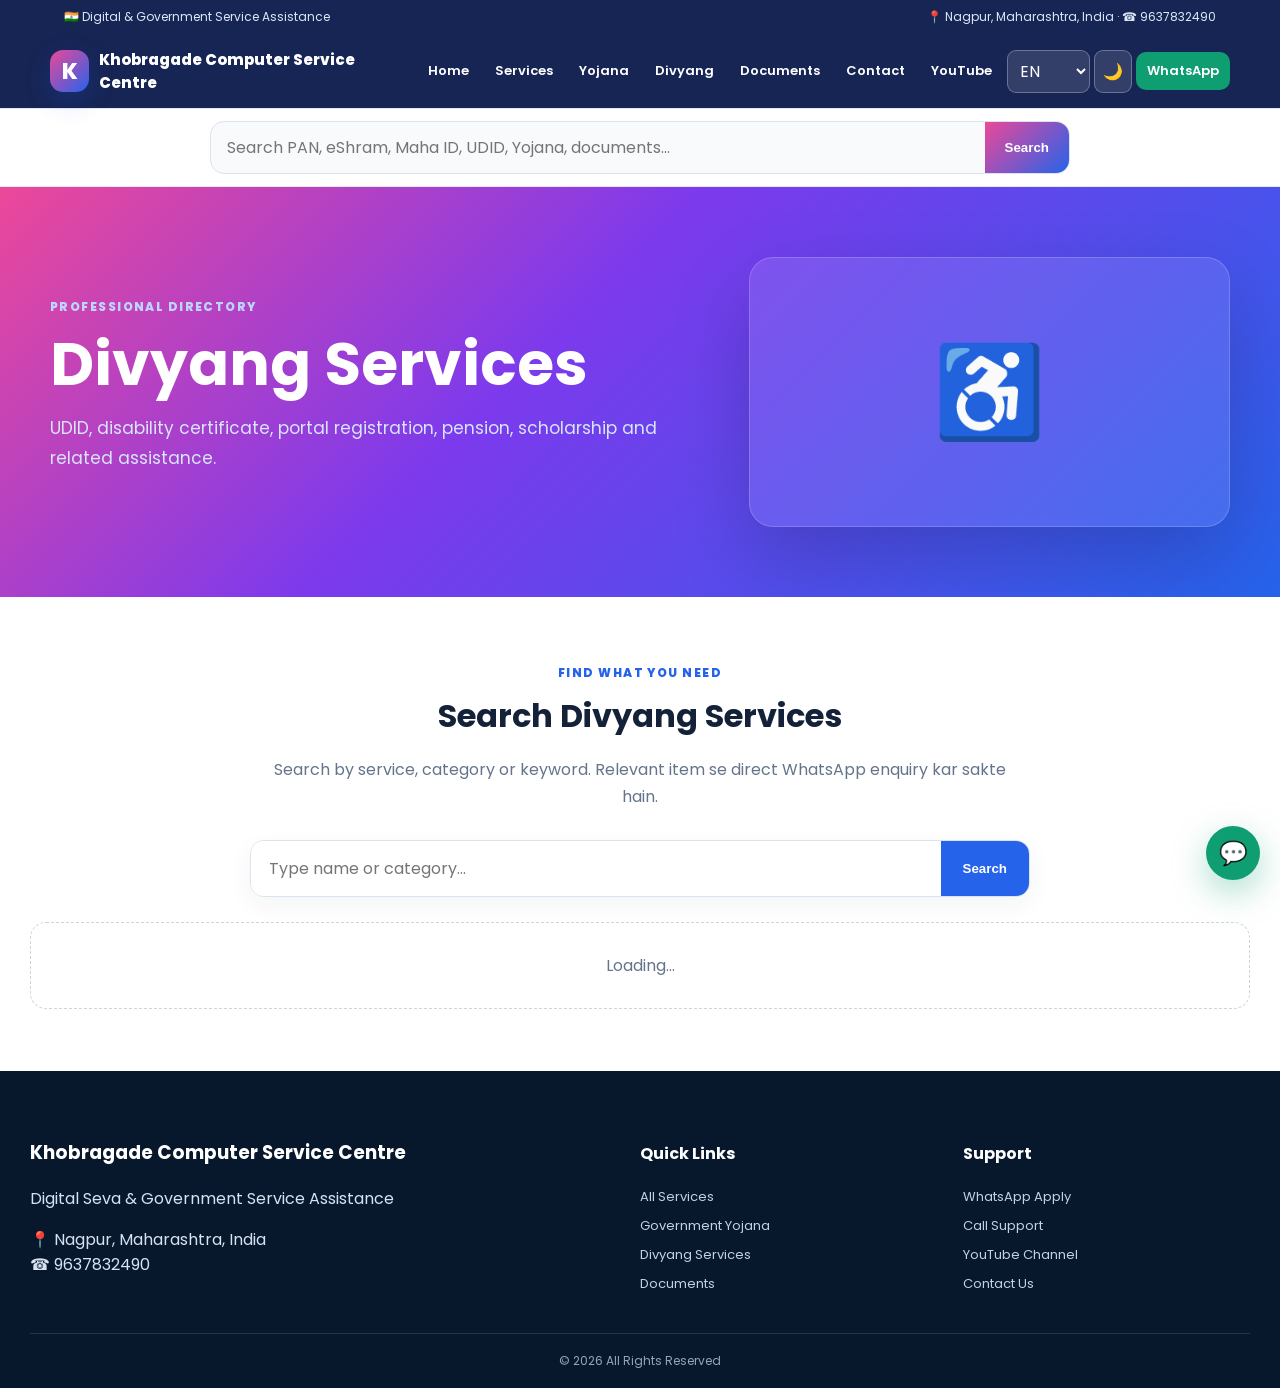
<file: divyang.html>
<!doctype html><html lang="hi"><head><meta charset="UTF-8"><meta name="viewport" content="width=device-width,initial-scale=1"><title>Divyang Services | Khobragade Computer Service Centre</title><meta name="description" content="UDID, disability certificate, portal registration, pension, scholarship and related assistance."><meta name="robots" content="index,follow"><link rel="preconnect" href="https://fonts.googleapis.com"><link rel="preconnect" href="https://fonts.gstatic.com" crossorigin><link href="https://fonts.googleapis.com/css2?family=Poppins:wght@400;500;600;700;800&display=swap" rel="stylesheet"><link rel="stylesheet" href="public.css?v=20260824-supabasefinal1"><link rel="icon" href="favicon.ico">
</head><body data-page='divyang' data-catalog='divyang'><div id="breakingBar" class="breaking"><b>🔴 IMPORTANT</b> <span id="breakingText"></span></div>
<header class="site-header"><div class="topline"><span id="cmsTopLeftPublic">🇮🇳 Digital & Government Service Assistance</span><span>📍 <span data-address>Nagpur, Maharashtra, India</span> · ☎ <span data-phone>9637832490</span></span></div><div class="nav"><a class="brand" href="index.html"><span class="brand-mark"><img data-logo alt="Logo" hidden><span data-logo-letter>K</span></span><span data-site-name>Khobragade Computer Service Centre</span></a><nav class="nav-links"><a id="navHome" href="index.html">Home</a><a id="navServices" href="services.html">Services</a><a id="navYojana" href="maharashtra.html">Yojana</a><a id="navDivyang" href="divyang.html">Divyang</a><a id="navDocuments" href="documents.html">Documents</a><a id="navContact" href="contact.html">Contact</a><span id="dynamicMenuItems" class="dynamic-menu-items"></span><a id="navYoutube" data-youtube target="_blank">YouTube</a><select id="langSelect" class="nav-select" aria-label="Language"><option value="en">EN</option><option value="hi">हिंदी</option><option value="mr">मराठी</option></select><button id="modeToggle" class="mode-toggle" type="button" aria-label="Dark mode">🌙</button><a id="navWhatsapp" class="nav-cta" data-wa target="_blank">WhatsApp</a></nav></div></header>
<div id="globalSearchSection" class="global-search"><div class="global-search-inner"><div class="global-search-box"><input id="globalSearch" type="search" autocomplete="off" placeholder="Search PAN, eShram, Maha ID, UDID, Yojana, documents..."><button id="globalSearchButton" type="button">Search</button></div><div id="globalSearchResults" class="search-results"></div></div></div><section class="hero"><div class="hero-inner"><div><span class="eyebrow">PROFESSIONAL DIRECTORY</span><h1 id="pageHeroTitle">Divyang Services</h1><p id="pageHeroSubtitle">UDID, disability certificate, portal registration, pension, scholarship and related assistance.</p></div><aside class="hero-panel"><div class="computer-visual" style="height:220px"><div style="font-size:90px">♿</div></div></aside></div></section><section class="section alt"><div class="section-inner"><div class="section-head"><span class="kicker">FIND WHAT YOU NEED</span><h2>Search Divyang Services</h2><p id="pageDescription">Search by service, category or keyword. Relevant item se direct WhatsApp enquiry kar sakte hain.</p></div><div class="search-box"><input id="serviceSearch" type="search" placeholder="Type name or category..."><button>Search</button></div><div id="serviceGrid" class="grid"><div class="empty">Loading...</div></div></div></section><div id="customSectionsHost"></div><footer id="siteFooter" class="footer"><div class="footer-grid"><div><h3 data-site-name>Khobragade Computer Service Centre</h3><p data-tagline>Digital Seva & Government Service Assistance</p><p>📍 <span data-address>Nagpur, Maharashtra, India</span><br>☎ <span data-phone>9637832490</span></p></div><div><h4 id="footerQuickTitle">Quick Links</h4><a href="services.html">All Services</a><a href="maharashtra.html">Government Yojana</a><a href="divyang.html">Divyang Services</a><a id="navDocuments" href="documents.html">Documents</a></div><div><h4 id="footerSupportTitle">Support</h4><a data-wa target="_blank">WhatsApp Apply</a><a data-call>Call Support</a><a data-youtube target="_blank">YouTube Channel</a><a href="contact.html">Contact Us</a></div></div><div class="copyright" id="footerText">© 2026 All Rights Reserved</div></footer><a class="floating-wa" data-wa target="_blank">💬</a><script type="module" src="public-page.js"></script><script type="module" src="smart-tools.js?v=20260824-supabasefinal1"></script><script type="module" src="button-manager.js"></script></body></html>
</file>
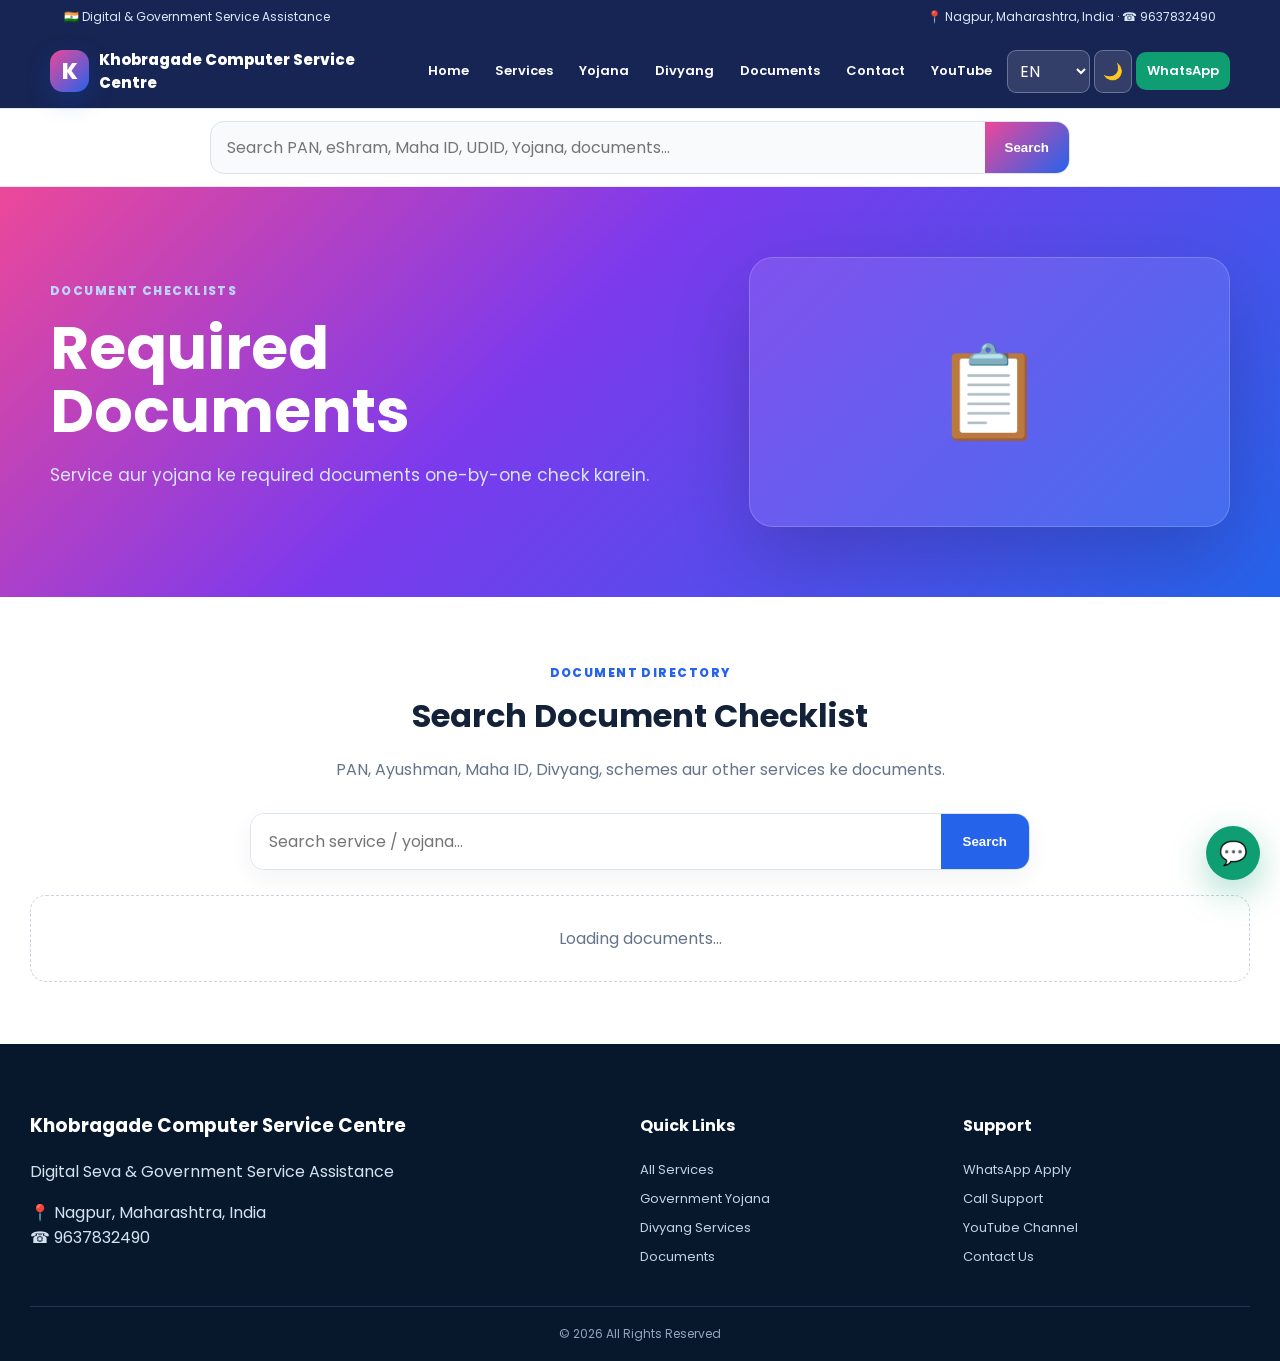
<file: documents.html>
<!doctype html><html lang="hi"><head><meta charset="UTF-8"><meta name="viewport" content="width=device-width,initial-scale=1"><title>Required Documents | Khobragade Computer Service Centre</title><meta name="description" content="Required documents for digital services and government schemes."><meta name="robots" content="index,follow"><link rel="preconnect" href="https://fonts.googleapis.com"><link rel="preconnect" href="https://fonts.gstatic.com" crossorigin><link href="https://fonts.googleapis.com/css2?family=Poppins:wght@400;500;600;700;800&display=swap" rel="stylesheet"><link rel="stylesheet" href="public.css?v=20260824-supabasefinal1"><link rel="icon" href="favicon.ico">
</head><body data-page='documents'><div id="breakingBar" class="breaking"><b>🔴 IMPORTANT</b> <span id="breakingText"></span></div>
<header class="site-header"><div class="topline"><span id="cmsTopLeftPublic">🇮🇳 Digital & Government Service Assistance</span><span>📍 <span data-address>Nagpur, Maharashtra, India</span> · ☎ <span data-phone>9637832490</span></span></div><div class="nav"><a class="brand" href="index.html"><span class="brand-mark"><img data-logo alt="Logo" hidden><span data-logo-letter>K</span></span><span data-site-name>Khobragade Computer Service Centre</span></a><nav class="nav-links"><a id="navHome" href="index.html">Home</a><a id="navServices" href="services.html">Services</a><a id="navYojana" href="maharashtra.html">Yojana</a><a id="navDivyang" href="divyang.html">Divyang</a><a id="navDocuments" href="documents.html">Documents</a><a id="navContact" href="contact.html">Contact</a><span id="dynamicMenuItems" class="dynamic-menu-items"></span><a id="navYoutube" data-youtube target="_blank">YouTube</a><select id="langSelect" class="nav-select" aria-label="Language"><option value="en">EN</option><option value="hi">हिंदी</option><option value="mr">मराठी</option></select><button id="modeToggle" class="mode-toggle" type="button" aria-label="Dark mode">🌙</button><a id="navWhatsapp" class="nav-cta" data-wa target="_blank">WhatsApp</a></nav></div></header>
<div id="globalSearchSection" class="global-search"><div class="global-search-inner"><div class="global-search-box"><input id="globalSearch" type="search" autocomplete="off" placeholder="Search PAN, eShram, Maha ID, UDID, Yojana, documents..."><button id="globalSearchButton" type="button">Search</button></div><div id="globalSearchResults" class="search-results"></div></div></div><section class="hero"><div class="hero-inner"><div><span class="eyebrow">DOCUMENT CHECKLISTS</span><h1 id="pageHeroTitle">Required Documents</h1><p id="pageHeroSubtitle">Service aur yojana ke required documents one-by-one check karein.</p></div><aside class="hero-panel"><div class="computer-visual" style="height:220px"><div style="font-size:90px">📋</div></div></aside></div></section><section class="section alt"><div class="section-inner"><div class="section-head"><span class="kicker">DOCUMENT DIRECTORY</span><h2>Search Document Checklist</h2><p id="pageDescription">PAN, Ayushman, Maha ID, Divyang, schemes aur other services ke documents.</p></div><div class="search-box"><input id="documentSearchPublic" type="search" placeholder="Search service / yojana..."><button>Search</button></div><div id="documentGrid" class="grid"><div class="empty">Loading documents...</div></div></div></section><div id="customSectionsHost"></div><footer id="siteFooter" class="footer"><div class="footer-grid"><div><h3 data-site-name>Khobragade Computer Service Centre</h3><p data-tagline>Digital Seva & Government Service Assistance</p><p>📍 <span data-address>Nagpur, Maharashtra, India</span><br>☎ <span data-phone>9637832490</span></p></div><div><h4 id="footerQuickTitle">Quick Links</h4><a href="services.html">All Services</a><a href="maharashtra.html">Government Yojana</a><a href="divyang.html">Divyang Services</a><a id="navDocuments" href="documents.html">Documents</a></div><div><h4 id="footerSupportTitle">Support</h4><a data-wa target="_blank">WhatsApp Apply</a><a data-call>Call Support</a><a data-youtube target="_blank">YouTube Channel</a><a href="contact.html">Contact Us</a></div></div><div class="copyright" id="footerText">© 2026 All Rights Reserved</div></footer><a class="floating-wa" data-wa target="_blank">💬</a><script type="module" src="public-page.js"></script><script type="module" src="smart-tools.js?v=20260824-supabasefinal1"></script><script type="module" src="button-manager.js"></script></body></html>
</file>
<file: public/style.css>
*{box-sizing:border-box}body{margin:0;font-family:Inter,Arial,sans-serif;color:#172033;background:#f7f9fc}a{text-decoration:none;color:inherit}.top{display:flex;justify-content:space-between;align-items:center;gap:20px;padding:18px 6%;background:#101828;color:white;position:sticky;top:0;z-index:2}.brand{font-size:24px;font-weight:900;letter-spacing:1px}.brand span{display:block;font-size:11px;color:#a7f3d0;letter-spacing:2px}.top nav{display:flex;gap:16px;align-items:center;flex-wrap:wrap;font-size:14px}.btn{display:inline-block;border:0;border-radius:10px;padding:12px 18px;background:linear-gradient(90deg,#16a34a,#2563eb);color:white;font-weight:800;cursor:pointer}.hero{display:grid;grid-template-columns:1.5fr 1fr;gap:30px;align-items:center;padding:70px 6%;background:linear-gradient(120deg,#dcfce7,#fef3c7 45%,#fce7f3)}.hero.compact{padding:45px 6%}h1{font-size:clamp(34px,5vw,62px);line-height:1.05;margin:10px 0}h2{font-size:30px;margin-top:0}.eyebrow{font-weight:900;color:#166534;letter-spacing:2px}.hero-card{min-height:240px;border-radius:28px;background:#111827;color:white;display:flex;flex-direction:column;justify-content:center;align-items:center;gap:10px;box-shadow:0 20px 50px #0002}.hero-card b{font-size:64px;color:#fde047}.hero-card span{font-size:18px}.hero-card small{color:#a7f3d0}.panel,section#services{padding:45px 6%;max-width:1200px;margin:auto}.grid{display:grid;grid-template-columns:repeat(auto-fit,minmax(220px,1fr));gap:18px}.card,.stats>div{background:white;border:1px solid #e5e7eb;border-radius:16px;padding:20px;box-shadow:0 8px 25px #1018280a}.card h3{margin:0 0 8px}.card p,.muted{color:#667085;font-size:14px}.card button{margin-top:12px}.panel{margin-top:12px}.panel form{display:grid;gap:12px;max-width:650px}input,select,textarea{width:100%;padding:13px;border:1px solid #cbd5e1;border-radius:10px;background:white;font:inherit}textarea{min-height:100px}.inline{display:flex;gap:10px;align-items:center;flex-wrap:wrap}.inline input{flex:1;min-width:180px}.result{font-weight:700;color:#166534}.stats{display:grid;grid-template-columns:repeat(auto-fit,minmax(160px,1fr));gap:16px;padding:25px 6%;max-width:1200px;margin:auto}.stats b{display:block;font-size:34px;color:#2563eb}.stats span{color:#667085}footer{text-align:center;padding:30px;background:#101828;color:white}@media(max-width:700px){.top{align-items:flex-start;flex-direction:column}.hero{grid-template-columns:1fr;padding-top:45px}}
</file>
<file: public.css>
:root{
  --navy:#172554;--blue:#2563eb;--blue2:#1d4ed8;--pink:#ec4899;--ink:#132238;--muted:#64748b;
  --bg:#f5f8fc;--card:#fff;--line:#e4eaf2;--green:#0f9d72;--red:#d92d20;--gold:#f4b400;
  --shadow:0 18px 50px rgba(17,37,67,.10);--radius:20px
}
*{box-sizing:border-box}html{scroll-behavior:smooth}body{margin:0;font-family:Poppins,Arial,sans-serif;background:var(--bg);color:var(--ink)}
a{text-decoration:none;color:inherit}.breaking{display:none;background:#fff4e5;border-bottom:1px solid #ffd89a;color:#7a3e00;padding:10px 5%;font-size:14px}.breaking b{color:var(--red);margin-right:10px}
.site-header{position:sticky;top:0;z-index:50;background:var(--menu-bg,#172554);backdrop-filter:blur(12px);border-bottom:1px solid var(--line)}
.topline{background:var(--navy);color:#dce8f8;padding:8px 5%;display:flex;justify-content:space-between;gap:16px;font-size:12px}
.nav{max-width:1220px;margin:auto;padding:14px 20px;display:flex;align-items:center;justify-content:space-between;gap:22px}
.brand{display:flex;align-items:center;gap:10px;font-weight:800;color:#fff;font-size:15px}.brand-mark{display:grid;place-items:center;width:42px;height:42px;border-radius:13px;background:linear-gradient(135deg,var(--blue),var(--navy));color:#fff;font-size:22px;box-shadow:0 8px 24px rgba(20,87,217,.25)}
.nav-links{display:flex;align-items:center;gap:4px}.nav-links a{padding:9px 11px;border-radius:10px;font-size:13px;font-weight:600;color:var(--menu-text,#fff)}.nav-links a:hover,.nav-links a.active{background:var(--menu-active,#ec4899);color:#fff}.nav-cta{background:var(--green)!important;color:#fff!important}
.global-search{background:#fff;border-bottom:1px solid var(--line)}.global-search-inner{max-width:900px;margin:auto;padding:12px 20px;position:relative}.global-search-box{display:flex;background:#f8fafc;border:1px solid #dbe3ee;border-radius:14px;overflow:hidden}.global-search-box input{flex:1;border:0;background:transparent;padding:13px 16px;font:inherit;outline:0}.global-search-box button{border:0;background:var(--blue);color:#fff;padding:0 20px;font-weight:700}.search-results{position:absolute;left:20px;right:20px;top:62px;background:#fff;border:1px solid var(--line);border-radius:15px;box-shadow:var(--shadow);max-height:420px;overflow:auto;display:none;z-index:60}.search-result{display:block;padding:12px 15px;border-bottom:1px solid #edf1f6}.search-result:last-child{border:0}.search-result:hover{background:#f7faff}.search-result strong{display:block;font-size:14px}.search-result small{color:var(--muted)}
.hero{background:linear-gradient(135deg,var(--pink) 0%,#7c3aed 42%,var(--blue) 100%);color:#fff;overflow:hidden}.hero-inner{max-width:1220px;margin:auto;padding:70px 20px;display:grid;grid-template-columns:1.15fr .85fr;gap:48px;align-items:center}.eyebrow,.kicker{display:inline-block;font-size:12px;letter-spacing:.12em;font-weight:800;text-transform:uppercase}.eyebrow{color:#bcd5ff}.hero h1{font-size:clamp(34px,5vw,60px);line-height:1.06;margin:15px 0}.hero p{font-size:17px;color:#d7e5fa;max-width:700px;line-height:1.75}.hero-actions,.card-actions{display:flex;gap:10px;flex-wrap:wrap;margin-top:24px}.btn{display:inline-flex;align-items:center;justify-content:center;padding:11px 16px;border-radius:11px;font-size:13px;font-weight:700;border:1px solid transparent}.btn-primary,.btn-blue{background:var(--blue);color:#fff}.hero .btn-primary{background:#fff;color:var(--navy)}.btn-wa{background:var(--green);color:#fff}.hero-panel{background:rgba(255,255,255,.10);border:1px solid rgba(255,255,255,.18);border-radius:24px;padding:24px;box-shadow:0 30px 80px rgba(0,0,0,.18)}.hero-panel h3{margin-top:0}.computer-visual{height:270px;display:grid;place-items:center;position:relative}.monitor{width:88%;height:185px;background:#071321;border:10px solid #dce7f5;border-radius:16px;box-shadow:0 20px 60px rgba(0,0,0,.3);display:grid;place-items:center}.monitor-screen{width:100%;height:100%;border-radius:6px;background:linear-gradient(145deg,#0c2b57,#1768e5);display:grid;place-items:center;text-align:center;padding:20px}.monitor-screen b{font-size:22px}.stand{position:absolute;bottom:22px;width:80px;height:38px;border-bottom:10px solid #dce7f5;border-left:14px solid transparent;border-right:14px solid transparent}.desk{position:absolute;bottom:13px;width:74%;height:10px;background:#dce7f5;border-radius:20px}
.section{padding:62px 20px}.section.alt{background:#fff}.section-inner{max-width:1220px;margin:auto}.section-head{text-align:center;max-width:760px;margin:0 auto 30px}.section-head h2{font-size:32px;margin:8px 0}.section-head p{color:var(--muted);line-height:1.7}.kicker{color:var(--blue)}
.notification-home{max-width:1220px;margin:24px auto 0;padding:0 20px}.notice-card{background:#fff;border:1px solid #ffd9a6;border-left:5px solid var(--gold);border-radius:16px;padding:17px 20px;box-shadow:0 8px 24px rgba(17,37,67,.06)}.notice-card strong{color:#9a5500}.notice-card p{margin:5px 0 0;color:#5f4b32}
.grid{display:grid;grid-template-columns:repeat(3,1fr);gap:18px}.quick-grid{grid-template-columns:repeat(4,1fr)}.pro-card{background:var(--card);border:1px solid var(--line);border-radius:var(--radius);padding:22px;box-shadow:0 10px 30px rgba(17,37,67,.06);transition:.2s}.pro-card:hover{transform:translateY(-3px);box-shadow:var(--shadow);border-color:#cbd9ee}.card-icon{width:48px;height:48px;border-radius:14px;background:#eef4ff;display:grid;place-items:center;font-size:23px;margin-bottom:15px}.tag{display:inline-block;background:#eef4ff;color:var(--blue);font-size:11px;font-weight:700;padding:5px 9px;border-radius:999px}.pro-card h3{margin:12px 0 8px;font-size:18px}.pro-card p{color:var(--muted);font-size:13px;line-height:1.65}.service-link{display:block}.service-link .arrow{color:var(--blue);font-weight:700;font-size:13px;margin-top:12px}
.about-grid{display:grid;grid-template-columns:1fr 1fr;gap:30px;align-items:center}.about-card{background:linear-gradient(145deg,#fff,#f1f6fd);border:1px solid var(--line);border-radius:24px;padding:30px}.feature-list{display:grid;gap:12px;margin-top:20px}.feature{display:flex;gap:12px;align-items:flex-start}.feature span{width:34px;height:34px;border-radius:10px;background:#e9f8f2;display:grid;place-items:center}
.search-box{max-width:780px;margin:0 auto 25px;display:flex;background:#fff;border:1px solid #dbe3ee;border-radius:14px;overflow:hidden;box-shadow:0 8px 24px rgba(17,37,67,.05)}.search-box input{flex:1;border:0;padding:15px 18px;font:inherit;outline:0}.search-box button{border:0;background:var(--blue);color:#fff;padding:0 22px;font-weight:700}
.empty{grid-column:1/-1;text-align:center;padding:30px;color:var(--muted);background:#fff;border:1px dashed #cbd5e1;border-radius:16px}.document-check ol{padding-left:20px;color:#475569;line-height:1.9;font-size:13px}
.footer{background:#07182d;color:#d6e2f1;padding:48px 20px 18px}.footer-grid{max-width:1220px;margin:auto;display:grid;grid-template-columns:2fr 1fr 1fr;gap:35px}.footer h3,.footer h4{color:#fff}.footer a{display:block;margin:9px 0;color:#c2d2e6;font-size:13px}.copyright{max-width:1220px;margin:30px auto 0;border-top:1px solid #1d3551;padding-top:18px;text-align:center;font-size:12px;color:#91a5bd}.floating-wa{position:fixed;right:20px;bottom:20px;width:54px;height:54px;border-radius:50%;background:var(--green);color:#fff;display:grid;place-items:center;font-size:23px;box-shadow:0 12px 35px rgba(15,157,114,.35);z-index:70}
@media(max-width:900px){.topline{display:none}.nav{align-items:flex-start}.nav-links{overflow-x:auto;max-width:65vw;padding-bottom:4px}.nav-links a{white-space:nowrap}.hero-inner,.about-grid{grid-template-columns:1fr}.hero-inner{padding:48px 20px}.grid,.quick-grid{grid-template-columns:repeat(2,1fr)}.footer-grid{grid-template-columns:1fr 1fr}.computer-visual{height:230px}}
@media(max-width:560px){.brand span:last-child{display:none}.nav{padding:10px 14px}.nav-links{max-width:78vw}.nav-links a{font-size:12px;padding:8px}.global-search-inner{padding:10px 14px}.search-results{left:14px;right:14px}.section{padding:44px 14px}.hero-inner{padding:40px 14px}.hero h1{font-size:34px}.grid,.quick-grid{grid-template-columns:1fr}.footer-grid{grid-template-columns:1fr}.section-head h2{font-size:26px}.notification-home{padding:0 14px}}

.youtube-public-grid{display:grid;grid-template-columns:repeat(3,1fr);gap:18px}
.youtube-public-card{background:#fff;border:1px solid var(--line);border-radius:var(--radius);overflow:hidden;box-shadow:0 10px 30px rgba(17,37,67,.06)}
.youtube-thumb{aspect-ratio:16/9;background:#0b1f3a;display:block;width:100%;object-fit:cover}
.youtube-public-body{padding:18px}.youtube-public-body h3{margin:0 0 8px;font-size:17px}.youtube-public-body p{color:var(--muted);font-size:13px;line-height:1.6;margin:0 0 14px}
@media(max-width:900px){.youtube-public-grid{grid-template-columns:repeat(2,1fr)}}@media(max-width:560px){.youtube-public-grid{grid-template-columns:1fr}}

.brand-mark img{width:100%;height:100%;object-fit:cover;border-radius:12px}.nav-select,.mode-toggle{border:1px solid rgba(255,255,255,.28);background:rgba(255,255,255,.12);color:#fff;border-radius:9px;padding:8px;font:inherit}.nav-select option{color:#111}.mode-toggle{cursor:pointer}
:root{--primary:#ec4899;--secondary:#2563eb;--menu-bg:#172554}
.btn-blue,.global-search-box button{background:linear-gradient(135deg,var(--primary),var(--secondary))}.kicker,.arrow{color:var(--secondary)!important}.tag{background:color-mix(in srgb,var(--primary) 12%,white);color:#9d174d}.brand-mark{background:linear-gradient(135deg,var(--primary),var(--secondary))}
body.dark{--bg:#0b1120;--card:#111827;--ink:#f8fafc;--muted:#a7b2c3;--line:#263247;background:var(--bg);color:var(--ink)}
body.dark .section.alt,body.dark .global-search,body.dark .notice-card,body.dark .search-box,body.dark .search-results,body.dark .pro-card,body.dark .about-card,body.dark .youtube-public-card{background:#111827;color:#f8fafc;border-color:#263247}
body.dark .global-search-box{background:#0f172a;border-color:#334155}body.dark input{color:#f8fafc}body.dark .search-result:hover{background:#1e293b}
body.dark .notice-card p,body.dark .pro-card p,body.dark .section-head p,body.dark .youtube-public-body p{color:#a7b2c3}
.hero.has-admin-image .hero-panel{background-size:cover;background-position:center;min-height:300px}.hero.has-admin-image .computer-visual{opacity:0}
@media(max-width:900px){.nav-select,.mode-toggle{flex:0 0 auto}}

.cms-custom-grid{display:grid;grid-template-columns:minmax(0,420px) 1fr;gap:30px;align-items:center}.cms-custom-grid img{width:100%;max-height:340px;object-fit:cover;border-radius:var(--radius);border:1px solid var(--line)}.cms-custom-grid p{line-height:1.8;opacity:.85}@media(max-width:760px){.cms-custom-grid{grid-template-columns:1fr}}

.dynamic-menu-items{display:contents}.dynamic-nav-link{padding:9px 11px;border-radius:10px;font-size:13px;font-weight:600;color:var(--menu-text,#fff)}.dynamic-nav-link:hover{background:var(--menu-active,#ec4899);color:#fff}.dyn-section{padding:28px;border-radius:18px;margin-bottom:22px;border:1px solid var(--line)}.dyn-grid{display:grid;grid-template-columns:minmax(0,380px) 1fr;gap:28px;align-items:center}.dyn-grid img{width:100%;max-height:340px;object-fit:cover;border-radius:16px}.dyn-grid p{white-space:pre-line;line-height:1.8}@media(max-width:760px){.dyn-grid{grid-template-columns:1fr}}

body{background:var(--page-bg,#f8fafc);color:var(--text,#132238)}.pro-card,.about-card,.dyn-content-section{background:var(--surface,#fff)}.btn{color:var(--button-text,#fff)}

/* ===== MANAGED CUSTOM BUTTONS ===== */
.button-manager-host{display:flex;gap:10px;align-items:center;flex-wrap:wrap;padding:10px max(18px,calc((100% - 1180px)/2));}.bm-public-header{padding:0;margin-left:auto}.bm-public-top{justify-content:flex-end}.bm-public-after-hero,.bm-public-bottom{justify-content:center}.managed-custom-button{display:inline-flex;align-items:center;justify-content:center;gap:7px;background:var(--bm-bg,#2979ff);color:var(--bm-text,#fff)!important;border-radius:var(--bm-radius,12px);font-size:var(--bm-size,15px);font-weight:800;text-decoration:none;padding:11px 17px;box-shadow:0 8px 20px rgba(15,23,42,.14);transition:.18s}.managed-custom-button:hover{transform:translateY(-1px);filter:brightness(.96)}.managed-custom-button.bm-floating{position:fixed;right:22px;bottom:82px;z-index:9998}@media(max-width:700px){.bm-public-header{width:100%;margin:8px 0 0}.bm-public-top{justify-content:center}.managed-custom-button.bm-floating{right:14px;bottom:78px}}
</file>
<file: dashboard.css>
:root{
  --green:#00C853;
  --yellow:#FFD600;
  --pink:#FF4081;
  --red:#FF1744;
  --blue:#2979FF;
  --black:#111827;
  --white:#FFFFFF;
  --bg:#F4F7FC;
  --muted:#6B7280;
  --line:#E5E7EB;
  --panel:#FFFFFF;
  --shadow:0 10px 30px rgba(17,24,39,.09);
  --radius:18px;
  --sidebar:260px;
}

*{margin:0;padding:0;box-sizing:border-box}
html{scroll-behavior:smooth}
body{
  min-height:100vh;
  background:linear-gradient(135deg,#f8fbff,#eef4ff 55%,#fff);
  color:var(--black);
  font-family:'Segoe UI',Arial,sans-serif;
  line-height:1.5;
}
button,input,textarea,select{font:inherit}
button{border:0;cursor:pointer}
a{text-decoration:none;color:inherit}

.breaking-news{
  position:fixed;
  top:0;left:0;right:0;
  height:38px;
  display:flex;
  align-items:center;
  z-index:1100;
  background:#111827;
  color:#fff;
  box-shadow:0 2px 10px rgba(0,0,0,.15);
}
.breaking-label{
  height:100%;
  display:flex;
  align-items:center;
  padding:0 18px;
  background:linear-gradient(90deg,var(--red),#c9002e);
  font-weight:800;
  white-space:nowrap;
  font-size:13px;
}
.breaking-text{
  overflow:hidden;
  flex:1;
  white-space:nowrap;
  padding:0 16px;
  font-size:13px;
}
.breaking-text span{
  display:inline-block;
  animation:ticker 24s linear infinite;
}
@keyframes ticker{from{transform:translateX(55vw)}to{transform:translateX(-110%)}}

.dashboard{min-height:100vh;width:100%}
.sidebar{
  position:fixed;
  top:38px;left:0;bottom:0;
  width:var(--sidebar);
  padding:22px 18px;
  display:flex;
  flex-direction:column;
  overflow:auto;
  color:#fff;
  z-index:1000;
  background:linear-gradient(180deg,var(--green) 0%,var(--blue) 34%,var(--pink) 68%,var(--red) 100%);
  box-shadow:8px 0 28px rgba(17,24,39,.16);
}
.logo{text-align:center;padding:8px 8px 24px}
.logo h2{color:var(--yellow);font-size:27px;line-height:1.1;text-shadow:0 2px 8px rgba(0,0,0,.28)}
.logo p{margin-top:8px;font-weight:700;font-size:14px;color:#fff}
.sidebar ul{list-style:none;display:grid;gap:8px}
.sidebar li{
  min-height:46px;
  display:flex;
  align-items:center;
  gap:12px;
  padding:11px 13px;
  border-radius:12px;
  background:rgba(255,255,255,.10);
  font-weight:700;
  transition:.22s ease;
  cursor:pointer;
}
.sidebar li i{width:22px;text-align:center;font-size:17px}
.sidebar li:hover{background:#fff;color:#111827;transform:translateX(5px)}
.sidebar li.active{background:#fff;color:#0d47a1;box-shadow:0 8px 18px rgba(0,0,0,.14)}
#logoutBtn{margin-top:6px;background:rgba(17,24,39,.34)}
#logoutBtn:hover{background:#fff;color:var(--red)}
.sidebar-foot{margin-top:auto;padding:22px 8px 4px;text-align:center;display:grid;gap:3px;font-size:12px}
.sidebar-foot span{font-weight:800;color:var(--yellow)}
.sidebar-foot small{opacity:.86;word-break:break-word}

.main-content{
  margin-left:var(--sidebar);
  width:calc(100% - var(--sidebar));
  min-height:100vh;
  padding:64px 28px 38px;
}
.topbar{
  display:flex;
  align-items:center;
  justify-content:space-between;
  gap:20px;
  margin-bottom:22px;
}
.eyebrow{font-size:12px;font-weight:800;letter-spacing:.08em;text-transform:uppercase;color:var(--blue)}
.topbar h1{font-size:32px;line-height:1.15;margin-top:3px}
.top-right{position:relative;display:flex;align-items:center;gap:14px}
.admin-top-actions{display:flex;align-items:center;gap:1in}
.admin-website-btn{display:inline-flex;align-items:center;gap:7px;text-decoration:none;border:1px solid #bbf7d0;background:linear-gradient(135deg,#ecfdf5,#eff6ff);color:#047857;border-radius:11px;padding:8px 13px;font-weight:800;white-space:nowrap;box-shadow:0 5px 16px rgba(5,150,105,.10);transition:.18s ease}
.admin-website-btn:hover{transform:translateY(-1px);box-shadow:0 8px 20px rgba(5,150,105,.16)}
.icon-button{
  position:relative;
  width:48px;height:48px;
  border-radius:50%;
  color:#fff;
  background:linear-gradient(135deg,var(--green),var(--blue));
  box-shadow:0 8px 20px rgba(41,121,255,.25);
}
.icon-button:hover{transform:translateY(-2px)}
#notificationCount{
  position:absolute;right:-5px;top:-6px;
  min-width:20px;height:20px;
  display:grid;place-items:center;
  padding:0 5px;
  border-radius:999px;
  background:var(--red);
  color:#fff;
  font-size:11px;font-weight:900;
  border:2px solid #fff;
}
.notification-dropdown{
  position:absolute;top:58px;right:0;
  width:min(360px,88vw);
  max-height:420px;
  overflow:auto;
  padding:16px;
  background:#fff;
  border:1px solid var(--line);
  border-radius:16px;
  box-shadow:0 20px 50px rgba(17,24,39,.22);
  z-index:1200;
}
.notification-dropdown h3{margin-bottom:12px}
.notification-item{padding:11px 0;border-bottom:1px solid var(--line)}
.notification-item:last-child{border-bottom:0}
.notification-item p{color:var(--muted);font-size:13px;margin-top:3px}

.page{display:none;animation:pageIn .22s ease}
.page.active{display:block}
@keyframes pageIn{from{opacity:.3;transform:translateY(5px)}to{opacity:1;transform:none}}
.page-intro{
  display:flex;
  justify-content:space-between;
  align-items:flex-end;
  gap:18px;
  margin-bottom:20px;
}
.page-intro h2{font-size:24px;margin-bottom:3px}
.page-intro p{color:var(--muted)}

.dashboard-cards{
  display:grid;
  grid-template-columns:repeat(4,minmax(0,1fr));
  gap:16px;
  margin-bottom:16px;
}
.dashboard-stat-card{
  min-height:122px;
  display:flex;
  align-items:center;
  gap:16px;
  padding:19px;
  background:#fff;
  border-radius:16px;
  box-shadow:var(--shadow);
  border-left:7px solid var(--blue);
  transition:.22s ease;
}
.dashboard-stat-card:hover{transform:translateY(-4px);box-shadow:0 16px 38px rgba(17,24,39,.13)}
.dashboard-stat-card.green{border-left-color:var(--green)}
.dashboard-stat-card.yellow{border-left-color:var(--yellow)}
.dashboard-stat-card.pink{border-left-color:var(--pink)}
.dashboard-stat-card.red{border-left-color:var(--red)}
.stat-icon{width:48px;height:48px;display:grid;place-items:center;border-radius:14px;background:#f3f6ff;font-size:24px}
.dashboard-stat-card p{font-size:13px;font-weight:800;color:var(--muted)}
.dashboard-stat-card h2{font-size:31px;color:var(--blue);line-height:1;margin-top:8px}
.secondary-stats{
  display:grid;
  grid-template-columns:repeat(5,minmax(0,1fr));
  gap:12px;
  margin-bottom:18px;
}
.secondary-stats>div{display:flex;justify-content:space-between;align-items:center;gap:10px;background:rgba(255,255,255,.88);border:1px solid #e9eefb;border-radius:13px;padding:12px 14px;box-shadow:0 5px 15px rgba(17,24,39,.05)}
.secondary-stats span{font-size:12px;font-weight:700;color:var(--muted)}
.secondary-stats strong{font-size:18px;color:var(--black)}
.dashboard-information{display:grid;grid-template-columns:1fr 1fr;gap:18px}
.dashboard-info-box,.analytics-panel,.settings-group,.manager-form,.manager-content,.compact-manager{
  background:rgba(255,255,255,.96);
  border:1px solid #e9eefb;
  border-radius:var(--radius);
  box-shadow:var(--shadow);
}
.dashboard-info-box{padding:20px;min-height:245px}
.box-heading{display:flex;align-items:center;justify-content:space-between;gap:14px;margin-bottom:14px}
.box-heading h2{font-size:19px}
.box-kicker{display:inline-block;color:var(--green);font-size:10px;font-weight:900;letter-spacing:.12em;margin-bottom:2px}
.mini-feed{display:grid;gap:2px}
.mini-feed-item{display:grid;grid-template-columns:12px 1fr;gap:10px;padding:11px 0;border-bottom:1px solid var(--line)}
.mini-feed-item:last-child{border-bottom:0}
.mini-feed-dot{width:9px;height:9px;border-radius:50%;background:linear-gradient(135deg,var(--green),var(--blue));margin-top:6px}
.mini-feed-item strong{font-size:14px}
.mini-feed-item p{font-size:12px;color:var(--muted);margin-top:2px}

.manager-layout{display:grid;grid-template-columns:minmax(300px,36%) 1fr;gap:20px;align-items:start}
.manager-form{padding:20px;border-top:5px solid var(--green)}
.manager-content{padding:18px;min-width:0}
.compact-manager{padding:20px}
.form-title{display:flex;gap:12px;align-items:flex-start;margin-bottom:15px}
.form-title>span{font-size:28px}
.form-title h3{font-size:18px}
.form-title p{font-size:12px;color:var(--muted);margin-top:2px}
label{display:block;font-size:13px;font-weight:800;color:#374151;margin:12px 0 6px}
input,textarea,select{
  width:100%;
  border:1.5px solid #dbe4f5;
  background:#fff;
  border-radius:11px;
  padding:11px 12px;
  outline:none;
  color:var(--black);
  transition:.2s ease;
}
input:focus,textarea:focus,select:focus{border-color:var(--blue);box-shadow:0 0 0 3px rgba(41,121,255,.10)}
textarea{min-height:105px;resize:vertical}
.form-grid{display:grid;gap:12px}
.form-grid.two{grid-template-columns:1fr 1fr}
.form-grid.three{grid-template-columns:repeat(3,1fr)}
.check-row{display:flex;align-items:center;gap:9px;margin:14px 0}
.check-row input{width:18px;height:18px;accent-color:var(--green)}
.check-row span{font-size:13px}
.check-row.standalone{align-self:end;min-height:44px;margin:27px 0 0}
.inline-form{display:grid;grid-template-columns:1fr auto;gap:10px}
.horizontal-form{display:grid;grid-template-columns:1.1fr .8fr 1.15fr 1.2fr auto;gap:10px;align-items:end;margin-bottom:16px}
.horizontal-form input,.horizontal-form select{margin:0}

.primary-btn,.secondary-btn,.danger-btn,.text-button,.action-btn,.action-link{
  display:inline-flex;
  align-items:center;
  justify-content:center;
  gap:7px;
  border-radius:10px;
  font-weight:800;
  transition:.2s ease;
}
.primary-btn{width:100%;padding:12px 17px;margin-top:14px;color:#fff;background:linear-gradient(135deg,var(--green),var(--blue))}
.primary-btn:hover{transform:translateY(-2px);box-shadow:0 8px 18px rgba(41,121,255,.20)}
.secondary-btn{padding:10px 14px;background:#eef4ff;color:#2456a7;border:1px solid #d9e6ff}
.secondary-btn:hover{background:#dfeaff}
.danger-btn{padding:10px 14px;background:#fff0f3;color:#b91c1c;border:1px solid #ffd3dc}
.text-button{background:transparent;color:var(--blue);font-size:12px}
.text-button:hover{text-decoration:underline}
.action-btn,.action-link{padding:8px 10px;font-size:12px;border:1px solid transparent}
.action-btn.edit{background:#eaf2ff;color:#2456a7}
.action-btn.delete{background:#fff0f3;color:#b91c1c}
.action-btn.copy{background:#f4f6f8;color:#374151}
.action-link{background:#eefbf4;color:#08783a}
.action-btn:hover,.action-link:hover{transform:translateY(-1px);filter:brightness(.98)}
.quick-actions{display:flex;flex-wrap:wrap;gap:8px;margin-bottom:14px}
.quick-actions button{padding:9px 12px;border-radius:10px;font-weight:800;background:#eef4ff;color:#2456a7}

.notification-summary{display:grid;grid-template-columns:repeat(3,1fr);gap:8px;margin-bottom:14px}
.notification-summary>div{padding:10px 12px;border-radius:11px;background:#f8fbff;border:1px solid #e6edf9;display:flex;justify-content:space-between;align-items:center}
.notification-summary span{font-size:11px;font-weight:800;color:var(--muted)}
.notification-summary strong{font-size:17px;color:var(--blue)}

.toolbar{display:grid;grid-template-columns:1fr auto;gap:10px;margin-bottom:14px}
.toolbar.triple{grid-template-columns:1fr minmax(150px,.5fr) minmax(130px,.4fr)}
.toolbar input,.toolbar select{margin:0}
.content-grid{display:grid;grid-template-columns:repeat(2,minmax(0,1fr));gap:14px}
.content-card{position:relative;padding:16px;background:#fff;border:1px solid #e9eefb;border-radius:15px;box-shadow:0 7px 20px rgba(17,24,39,.06)}
.content-card h3{font-size:17px;margin:10px 0 6px}
.content-card p{font-size:13px;color:#4b5563;white-space:pre-line}
.content-card small{color:var(--muted)}
.content-card-head{display:flex;justify-content:space-between;align-items:center;gap:10px;min-height:25px}
.card-actions{display:flex;flex-wrap:wrap;gap:8px;margin-top:14px;padding-top:12px;border-top:1px solid #eef1f5}
.card-actions.compact{margin:0;padding:0;border:0}
.status-badge,.featured-badge,.type-badge{display:inline-flex;align-items:center;padding:4px 7px;border-radius:999px;font-size:10px;font-weight:900;letter-spacing:.03em}
.status-badge.published{background:#e8f9ef;color:#08783a}
.status-badge.draft{background:#fff7d6;color:#876400}
.featured-badge{background:#fff3f8;color:#b72162;margin-left:4px}
.type-badge{background:#edf3ff;color:#2456a7;margin-left:4px}
.service-icon{font-size:24px}
.notification-card.priority-high{border-left:5px solid var(--red)}
.notification-card.priority-medium{border-left:5px solid var(--yellow)}
.notification-card.priority-low{border-left:5px solid var(--green)}
.notification-meta{font-size:12px;color:var(--muted);margin-top:8px}
.preview-box{margin-top:16px;padding:14px;border-radius:13px;background:linear-gradient(135deg,#f7fbff,#f7fff9);border:1px dashed #bfd2f4}
.preview-box h2{font-size:14px;color:var(--blue);margin-bottom:7px}
.preview-box h3{font-size:16px}
.preview-box p{font-size:13px;color:var(--muted);margin-top:4px}

.category-list{display:grid;gap:10px;margin-top:14px}
.category-card{display:grid;grid-template-columns:54px 1fr auto;align-items:center;gap:12px;padding:13px;background:#fff;border:1px solid #e9eefb;border-radius:14px}
.category-number{width:42px;height:42px;display:grid;place-items:center;border-radius:12px;background:linear-gradient(135deg,var(--yellow),#ffec77);color:#5d4900;font-weight:900}
.category-main h3{font-size:15px}
.category-main small{font-size:11px;color:var(--muted)}

.analytics-cards{display:grid;grid-template-columns:repeat(6,minmax(0,1fr));gap:12px;margin-bottom:16px}
.analytics-card{padding:16px;background:#fff;border:1px solid #e9eefb;border-radius:15px;box-shadow:0 7px 20px rgba(17,24,39,.06)}
.analytics-card>span{font-size:22px}
.analytics-card p{font-size:11px;color:var(--muted);font-weight:800;margin-top:8px}
.analytics-card h2{font-size:27px;color:var(--blue);margin-top:3px}
.analytics-panel{padding:20px;margin-bottom:16px}
#visitorChart{width:100%;height:260px;display:block;margin-top:10px}
.analytics-summary-grid{display:grid;grid-template-columns:repeat(3,1fr);gap:12px;margin-top:12px}
.analytics-summary-grid>div{padding:13px;background:#f8fbff;border-radius:12px;display:grid;gap:4px}
.analytics-summary-grid span{font-size:11px;color:var(--muted);font-weight:800}
.analytics-summary-grid strong{font-size:13px}

.images-grid{display:grid;grid-template-columns:repeat(4,minmax(0,1fr));gap:14px}
.image-card{overflow:hidden;background:#fff;border:1px solid #e9eefb;border-radius:15px;box-shadow:0 7px 20px rgba(17,24,39,.06)}
.image-card img{display:block;width:100%;aspect-ratio:4/3;object-fit:cover;background:#f2f4f8}
.image-card-body{padding:13px}
.image-card-body h3{font-size:14px;margin-bottom:2px}
.image-card-body small{color:var(--muted);font-size:11px}

.document-table-wrap{overflow:auto;background:#fff;border:1px solid #e9eefb;border-radius:15px;box-shadow:0 7px 20px rgba(17,24,39,.05)}
.document-table{width:100%;border-collapse:collapse;min-width:760px}
.document-table th,.document-table td{padding:13px 14px;text-align:left;border-bottom:1px solid #eef1f5;font-size:12px;vertical-align:middle}
.document-table th{background:#f8fbff;font-size:11px;color:#4b5563;text-transform:uppercase;letter-spacing:.04em}
.document-table td strong{display:block;font-size:13px}
.document-table td small{display:block;color:var(--muted);margin-top:2px}
.table-actions{display:flex;gap:6px;align-items:center}

.youtube-grid{display:grid;grid-template-columns:repeat(2,minmax(0,1fr));gap:14px}
.youtube-card{overflow:hidden;background:#fff;border:1px solid #e9eefb;border-radius:15px;box-shadow:0 7px 20px rgba(17,24,39,.06)}
.youtube-card img,.youtube-placeholder{width:100%;aspect-ratio:16/9;object-fit:cover;background:#111827}
.youtube-placeholder{display:grid;place-items:center;color:#fff;font-size:45px}
.youtube-body{padding:14px}
.youtube-body h3{font-size:15px}
.youtube-body p{font-size:12px;color:var(--muted);margin:5px 0 8px}
.text-link{color:#d50000;font-size:12px;font-weight:900}

.settings-shell{display:grid;gap:16px}
.settings-group{padding:20px}
.settings-group h3{font-size:17px;margin-bottom:12px;color:#2456a7}
.settings-message{padding:12px 14px;border-radius:12px;font-size:13px;font-weight:700}
.settings-message.success{background:#e8f9ef;color:#08783a}
.settings-message.error{background:#fff0f3;color:#b91c1c}
.settings-message.info{background:#eef4ff;color:#2456a7}
.settings-actions{display:flex;gap:10px}
.settings-actions .primary-btn{width:auto;margin:0;padding-inline:20px}

.empty-state{grid-column:1/-1;padding:22px;text-align:center;color:var(--muted);background:#f8fafc;border:1px dashed #d7dfeb;border-radius:13px}
.empty-state.danger{color:#b91c1c;background:#fff5f6}

::-webkit-scrollbar{width:8px;height:8px}
::-webkit-scrollbar-thumb{background:linear-gradient(var(--blue),var(--pink));border-radius:999px}
::-webkit-scrollbar-track{background:#edf1f7}

@media(max-width:1200px){
  .dashboard-cards{grid-template-columns:repeat(2,1fr)}
  .secondary-stats{grid-template-columns:repeat(3,1fr)}
  .analytics-cards{grid-template-columns:repeat(3,1fr)}
  .images-grid{grid-template-columns:repeat(3,1fr)}
  .horizontal-form{grid-template-columns:1fr 1fr}
  .horizontal-form .primary-btn{margin-top:0}
}

@media(max-width:900px){
  :root{--sidebar:220px}
  .manager-layout{grid-template-columns:1fr}
  .dashboard-information{grid-template-columns:1fr}
  .content-grid{grid-template-columns:1fr}
  .images-grid{grid-template-columns:repeat(2,1fr)}
  .youtube-grid{grid-template-columns:1fr}
}

@media(max-width:768px){
  .breaking-news{position:relative;height:auto;min-height:38px}
  .breaking-text span{animation:none}
  .dashboard{display:block}
  .sidebar{position:relative;top:0;width:100%;height:auto;max-height:none;bottom:auto;padding:14px}
  .sidebar ul{grid-template-columns:repeat(2,minmax(0,1fr));gap:7px}
  .sidebar li{min-height:42px;font-size:13px}
  .sidebar li:hover{transform:none}
  .sidebar-foot{display:none}
  .main-content{margin-left:0;width:100%;padding:20px 14px 30px}
  .topbar{align-items:center}
  .topbar h1{font-size:25px}
  .page-intro{align-items:flex-start;flex-direction:column}
  .dashboard-cards{grid-template-columns:1fr 1fr;gap:10px}
  .dashboard-stat-card{min-height:105px;padding:14px;gap:10px}
  .stat-icon{width:40px;height:40px;font-size:20px}
  .dashboard-stat-card h2{font-size:26px}
  .secondary-stats{grid-template-columns:1fr 1fr}
  .analytics-cards{grid-template-columns:1fr 1fr}
  .form-grid.two,.form-grid.three{grid-template-columns:1fr}
  .toolbar,.toolbar.triple{grid-template-columns:1fr}
  .horizontal-form{grid-template-columns:1fr}
  .inline-form{grid-template-columns:1fr}
  .category-card{grid-template-columns:44px 1fr}
  .category-card .card-actions{grid-column:1/-1}
  .images-grid{grid-template-columns:1fr 1fr}
  .analytics-summary-grid{grid-template-columns:1fr}
  .settings-actions{flex-direction:column}
  .settings-actions .primary-btn{width:100%}
}

@media(max-width:480px){
  .sidebar ul{grid-template-columns:1fr}
  .dashboard-cards,.secondary-stats,.analytics-cards,.images-grid{grid-template-columns:1fr}
  .dashboard-stat-card{min-height:96px}
}

.cms-summary{margin-bottom:20px}.cms-subtitle{margin:20px 0 10px;padding-bottom:8px;border-bottom:1px solid #e5e7eb;color:#334155}.custom-section-form input[type="color"],#sitebuilderPage input[type="color"]{min-height:44px;padding:5px}#sitebuilderPage .settings-actions{display:flex;gap:10px;flex-wrap:wrap}@media(max-width:800px){#sitebuilderPage .manager-layout{grid-template-columns:1fr}}

.menu-control-grid{display:grid;gap:10px;margin-bottom:18px}.menu-control-row{display:grid;grid-template-columns:minmax(110px,1fr) 120px 90px;gap:10px;align-items:center;padding:10px 12px;background:#f8fafc;border:1px solid #e2e8f0;border-radius:12px}.menu-control-row input,.menu-control-row select{margin:0}#themesPage input[type="color"]{min-height:46px;padding:4px}@media(max-width:700px){.menu-control-row{grid-template-columns:1fr 1fr}.menu-control-row b{grid-column:1/-1}}

/* ===== ADMIN EDITOR ===== */
.admin-editor-tabs{display:flex;gap:10px;flex-wrap:wrap;margin-bottom:18px}.admin-editor-tabs .active{outline:3px solid rgba(41,121,255,.18)}
.admin-editor-panel{display:none}.admin-editor-panel.active{display:block}.admin-editor-list{display:grid;gap:10px;margin-top:16px}
.ae-menu-row{display:grid;grid-template-columns:44px minmax(150px,1fr) 110px 110px 100px;gap:10px;align-items:center;padding:12px;border:1px solid var(--line);border-radius:14px;background:var(--panel)}
.ae-menu-row input,.ae-menu-row select{width:100%}.ae-icon-preview{width:42px;height:42px;display:grid;place-items:center;border-radius:12px;background:#f3f6ff;color:var(--blue)}
.ae-theme-swatch{height:12px;border-radius:999px;margin:8px 0;background:linear-gradient(90deg,var(--ae1,#00c853),var(--ae2,#2979ff),var(--ae3,#ff4081),var(--ae4,#ff1744))}
.ae-custom-content{white-space:pre-wrap;color:var(--muted);margin-top:10px}.admin-custom-page .dashboard-info-box{min-height:auto}
body.admin-editor-themed{background:var(--admin-page-bg,#f4f7fc);color:var(--black)}
body.admin-editor-themed .sidebar{background:linear-gradient(180deg,var(--admin-side-1,#00c853),var(--blue) 42%,var(--pink) 70%,var(--admin-side-2,#ff1744));color:var(--admin-menu-text,#fff)}
body.admin-editor-themed .dashboard-info-box,body.admin-editor-themed .analytics-panel,body.admin-editor-themed .settings-group,body.admin-editor-themed .manager-form,body.admin-editor-themed .manager-content,body.admin-editor-themed .compact-manager,body.admin-editor-themed .dashboard-stat-card{background:var(--panel);border-color:var(--line)}
@media(max-width:900px){.ae-menu-row{grid-template-columns:42px 1fr 90px}.ae-menu-row .ae-order,.ae-menu-row .ae-visible{grid-column:auto}.ae-menu-row .ae-icon-input{grid-column:2/-1}}
@media(max-width:600px){.ae-menu-row{grid-template-columns:42px 1fr}.ae-menu-row>*{min-width:0}.ae-menu-row .ae-order,.ae-menu-row .ae-visible,.ae-menu-row .ae-icon-input{grid-column:1/-1}}
/* Admin Editor Final Controls */
.ae-menu-row{grid-template-columns:44px minmax(145px,1fr) minmax(150px,1fr) 90px 90px 52px}
.ae-menu-row-custom .ae-target{grid-column:2/-1}
.ae-menu-row .action-btn{min-width:44px;padding:9px}
.ae-deleted-card{opacity:.65;border-style:dashed}
.admin-custom-page .ae-custom-content{white-space:pre-wrap;line-height:1.7}
@media(max-width:1000px){.ae-menu-row{grid-template-columns:42px 1fr 1fr}.ae-menu-row .ae-order,.ae-menu-row .ae-visible,.ae-menu-row .action-btn{grid-column:auto}.ae-menu-row-custom .ae-target{grid-column:1/-1}}
@media(max-width:650px){.ae-menu-row{grid-template-columns:42px 1fr}.ae-menu-row .ae-icon-input,.ae-menu-row .ae-order,.ae-menu-row .ae-visible,.ae-menu-row .action-btn,.ae-menu-row-custom .ae-target{grid-column:1/-1}}

/* ===== BUTTON MANAGER ===== */
.button-manager-host{display:flex;gap:10px;align-items:center;flex-wrap:wrap;margin:12px 0}.bm-admin-topbar{margin:0 8px 0 0}.bm-admin-page-top{justify-content:flex-end}.bm-admin-page-top.bm-left{justify-content:flex-start}.bm-admin-bottom{justify-content:center;margin-top:22px}.managed-custom-button{display:inline-flex;align-items:center;justify-content:center;gap:7px;background:var(--bm-bg,#2979ff);color:var(--bm-text,#fff)!important;border-radius:var(--bm-radius,12px);font-size:var(--bm-size,15px);font-weight:800;text-decoration:none;padding:11px 17px;box-shadow:0 8px 20px rgba(15,23,42,.14);transition:.18s}.managed-custom-button:hover{transform:translateY(-1px);filter:brightness(.96)}.managed-custom-button.bm-floating{position:fixed;right:22px;bottom:22px;z-index:9998}.manager-form input[type=color]{min-height:44px;padding:4px}

/* ===== BUTTON MANAGER EXISTING BUTTON UPGRADE ===== */
#bmList .box-kicker{letter-spacing:.06em}
#bmList .field-help{word-break:break-word}
#bmList .card-actions{flex-wrap:wrap}
#bmList .content-card:has(.box-kicker){position:relative}
#bmArea:disabled,#bmPage:disabled,#bmUrl:disabled{opacity:.72;cursor:not-allowed;background:#f3f4f6}

/* Applications & Payments Portal additions */
.dashboard-stat-card.blue{border-left-color:var(--blue)}
.portal-stats{margin-top:0;margin-bottom:14px}
.table-wrap{width:100%;overflow:auto;border:1px solid var(--line);border-radius:14px;background:#fff}
.admin-table{width:100%;border-collapse:collapse;min-width:850px}
.admin-table th,.admin-table td{padding:12px 13px;border-bottom:1px solid var(--line);text-align:left;font-size:13px;vertical-align:top}
.admin-table th{background:#f7f9ff;color:#253047;font-weight:900;position:sticky;top:0;z-index:1}
.admin-table tr:hover td{background:#fbfcff}
.portal-toolbar{display:grid;grid-template-columns:1fr 190px 180px;gap:10px;margin-bottom:14px}
.portal-editor{margin-top:18px;border-top:5px solid var(--pink)}
.portal-form-builder{margin-top:22px}
.status-pill{display:inline-flex;padding:5px 9px;border-radius:999px;font-size:11px;font-weight:900;background:#eef2ff;color:#1d4ed8}
.status-pill.paid,.status-pill.completed{background:#dcfce7;color:#166534}.status-pill.failed,.status-pill.rejected{background:#fee2e2;color:#991b1b}.status-pill.pending,.status-pill.need-documents{background:#fef3c7;color:#92400e}.status-pill.processing{background:#dbeafe;color:#1e40af}
@media(max-width:900px){.portal-toolbar{grid-template-columns:1fr}.portal-stats{grid-template-columns:1fr 1fr}}

/* V24 Portal-only admin sidebar */
#sidebarMenu .sidebar-section{
  pointer-events:none;
  cursor:default;
  margin:14px 14px 5px;
  padding:7px 10px 5px;
  border-top:1px solid rgba(255,255,255,.18);
  background:transparent!important;
  box-shadow:none!important;
  min-height:auto;
}
#sidebarMenu .sidebar-section span{
  font-size:10px;
  line-height:1.2;
  font-weight:800;
  letter-spacing:1.35px;
  opacity:.72;
  color:inherit;
}
#sidebarMenu .sidebar-section:hover{transform:none!important;background:transparent!important;}

/* V25 final controls */
.admin-install-mini{display:inline-flex;align-items:center;gap:7px;border:1px solid #bfdbfe;background:#eff6ff;color:#1d4ed8;border-radius:11px;padding:8px 11px;font-weight:800;cursor:pointer;white-space:nowrap}
.admin-install-mini:hover{background:#dbeafe}.admin-install-mini:disabled{opacity:.55;cursor:not-allowed}
.table-actions{display:flex;gap:7px;flex-wrap:wrap;align-items:center}.action-btn.danger,.danger-btn{border:1px solid #fecaca;background:#fff1f2;color:#b91c1c;border-radius:10px;padding:8px 10px;font-weight:800;cursor:pointer}.action-btn.danger:hover,.danger-btn:hover{background:#fee2e2}.action-btn:disabled,.danger-btn:disabled{opacity:.55;cursor:not-allowed}
@media(max-width:700px){.admin-install-mini span{display:none}.admin-install-mini{width:38px;height:38px;padding:0;justify-content:center;border-radius:11px}}

@media(max-width:900px){.admin-top-actions{gap:12px}.admin-website-btn span{display:none}.admin-website-btn{width:38px;height:38px;padding:0;justify-content:center}}
</file>
<file: commission-admin.css>
.commission-shell{display:grid;grid-template-columns:190px minmax(0,1fr);gap:18px}
.commission-side{background:var(--panel,#fff);border:1px solid var(--line,#e5e7eb);border-radius:16px;padding:10px;height:max-content;position:sticky;top:92px}
.commission-side button{width:100%;text-align:left;border:0;background:transparent;padding:11px 12px;border-radius:10px;font-weight:800;cursor:pointer;color:var(--black,#111827)}
.commission-side button.active{background:#172554;color:#fff}
.commission-main{min-width:0}
.commission-tab{display:none}
.commission-tab.active{display:block}
.commission-summary{display:grid;grid-template-columns:repeat(4,minmax(0,1fr));gap:12px;margin-bottom:16px}
.commission-summary article{background:#fff;border:1px solid #e5e7eb;border-radius:14px;padding:14px}
.commission-summary small{display:block;color:#64748b;font-weight:700;margin-bottom:6px}.commission-summary b{font-size:22px}
.commission-rate-input{width:105px}.commission-rate-type{width:120px}.commission-active-select{width:100px}
.commission-final{font-weight:900;color:#0f766e}.commission-user-card .card-actions{display:flex;gap:8px;flex-wrap:wrap}
@media(max-width:900px){.commission-shell{grid-template-columns:1fr}.commission-side{position:static;display:flex;overflow:auto}.commission-side button{min-width:max-content}.commission-summary{grid-template-columns:repeat(2,1fr)}}
@media(max-width:520px){.commission-summary{grid-template-columns:1fr}}
</file>
